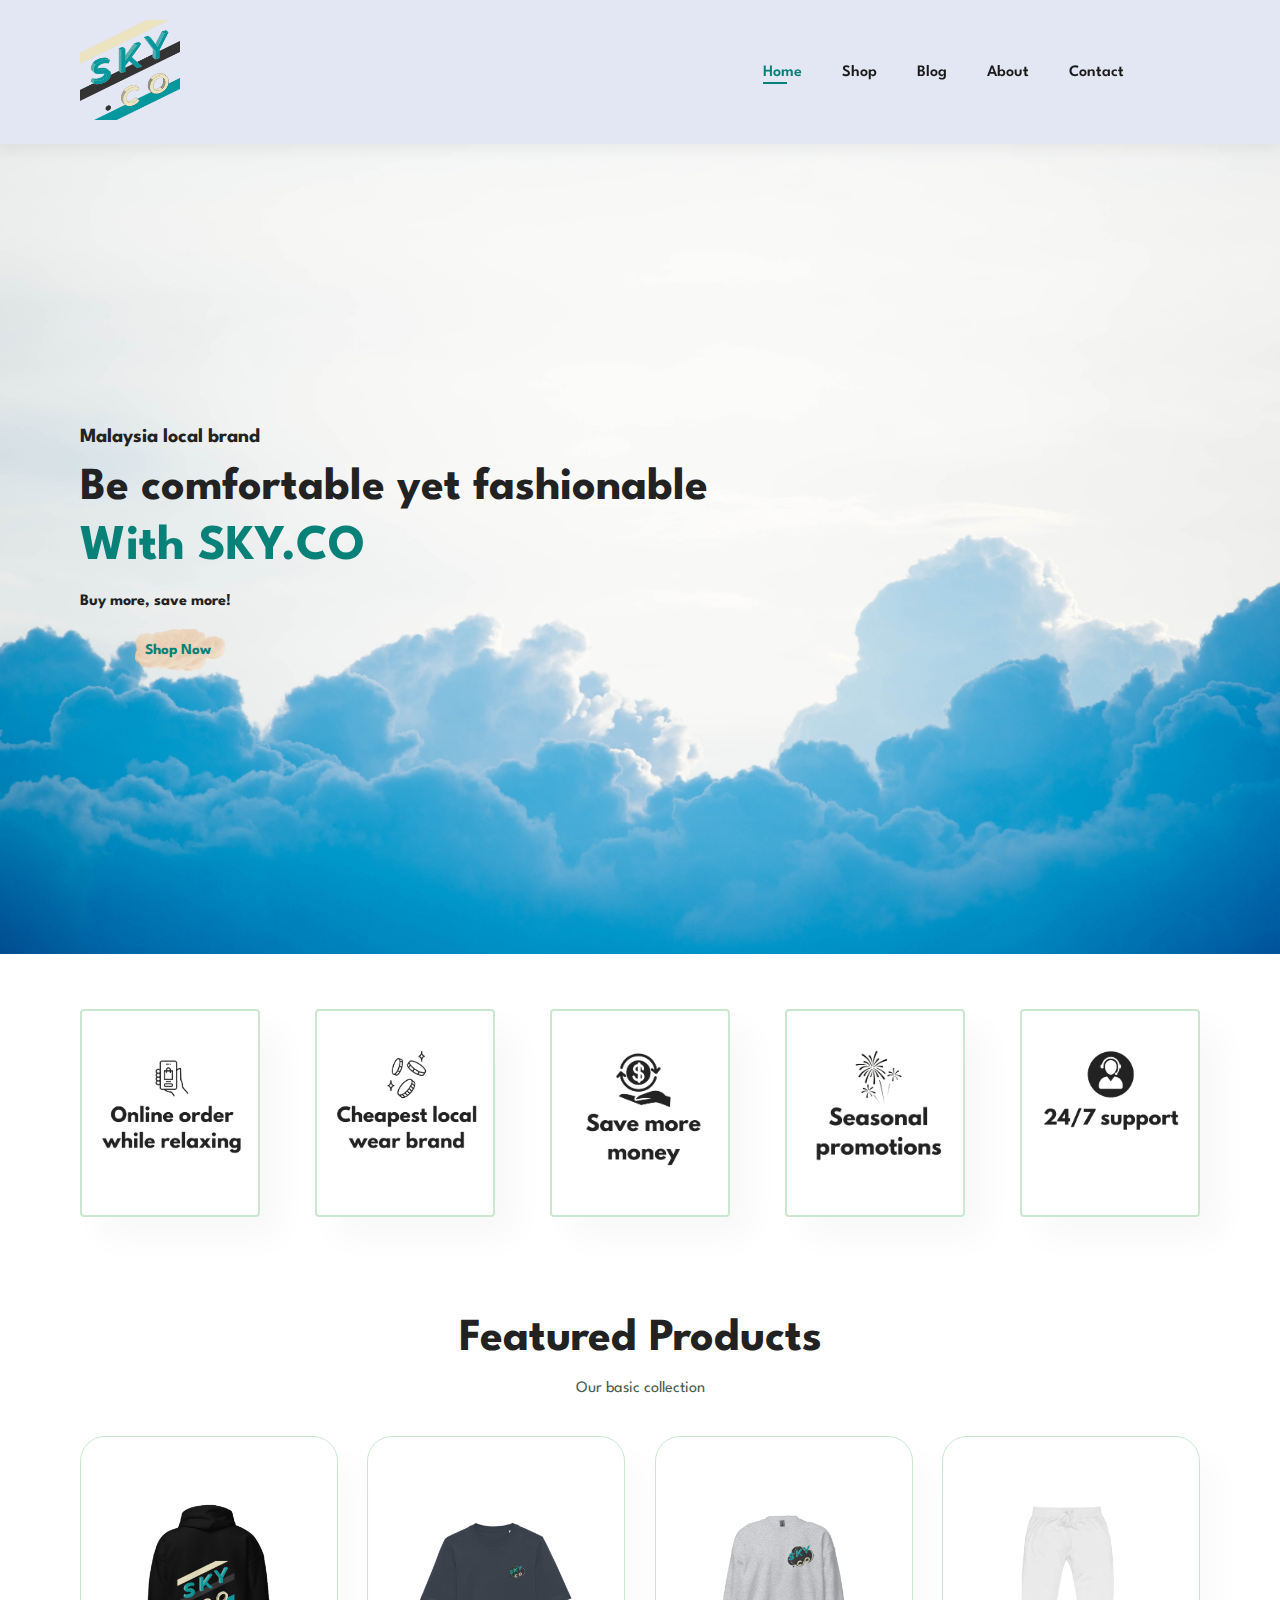
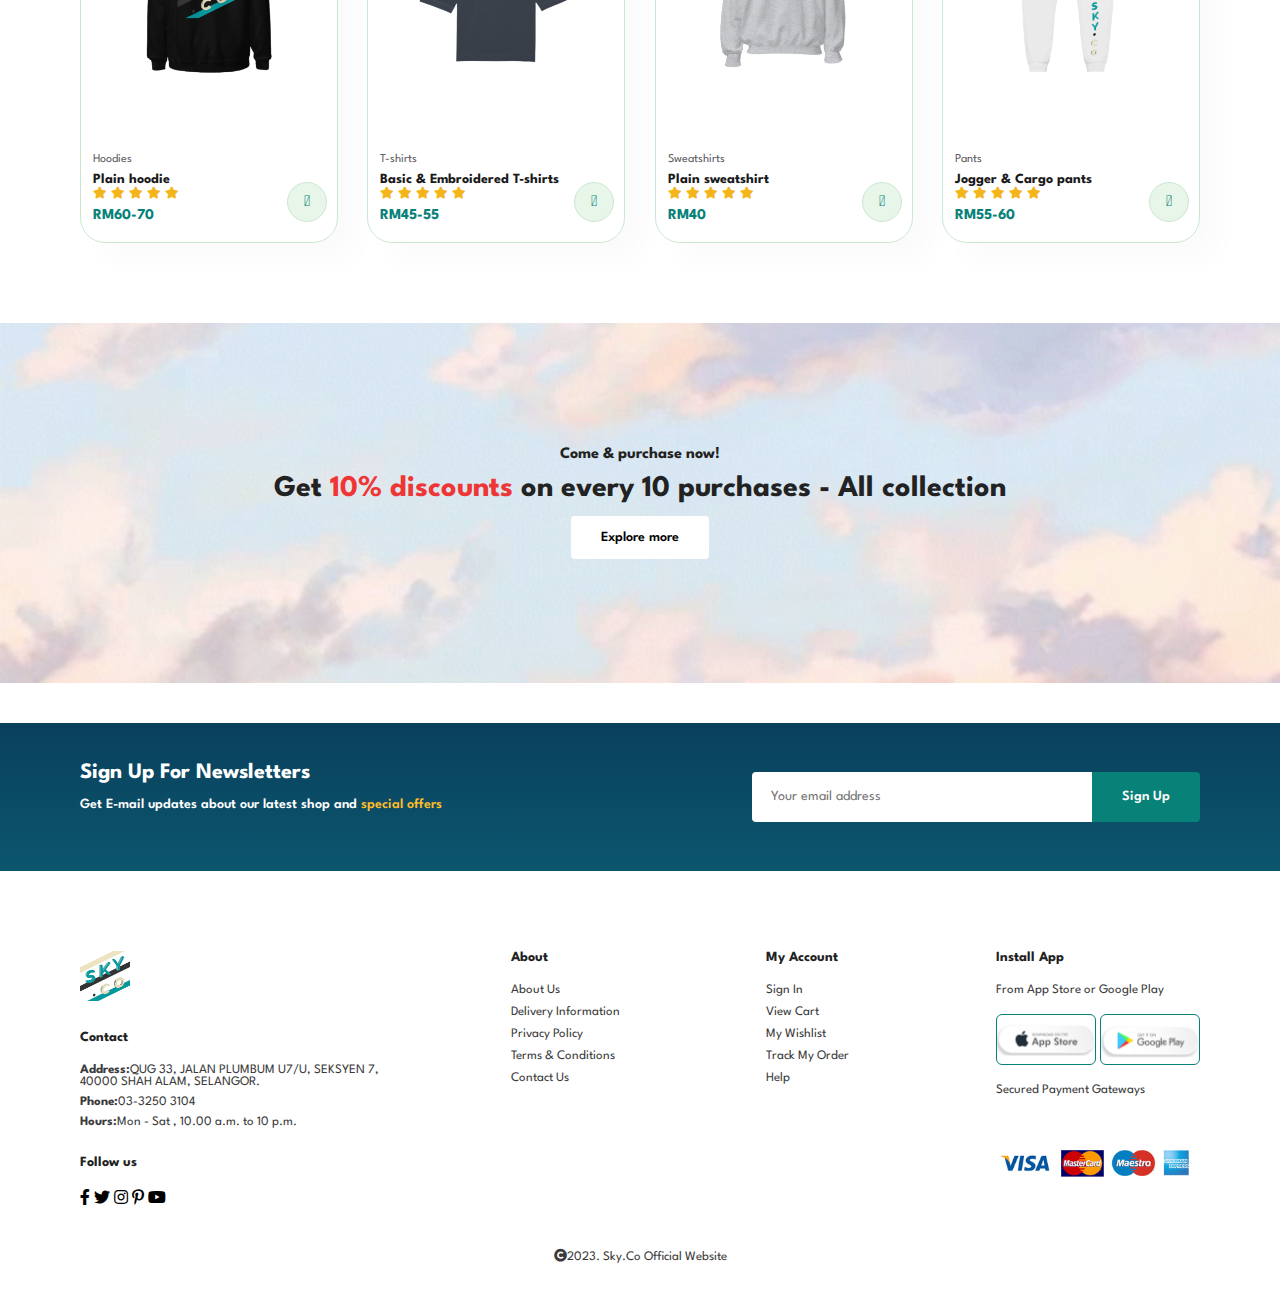
<file: index.html>
<!DOCTYPE html>
<html lang="en">

<head>
    <meta charset="UTF-8">
    <meta http-equiv="X-UA-Compatible" content="IE=edge">
    <meta name="viewport" content="width=device-width, initial-scale=1.0">
    <title>SKY.CO</title>
    <link rel="stylesheet" href="https://pro.fontawesome.com/releases/v5.10.0/css/all.css"/>
    <link rel="icon" type="image/x-icon" href="images/skylogo.png">
    <link rel="stylesheet" href="style.css">
</head>

<body>

<section id="header">
    <a href="#"><img src="images/skylogo.png" height="100" class="logo" alt="logo"></a>

    <div>
        <ul id="navbar">
            <li><a class="active" target="_parent" href="index.html">Home</a></li>
            <li><a target="_parent" href="shop.html">Shop</a></li>
            <li><a target="_parent" href="blog.html">Blog</a></li>
            <li><a target="_parent" href="about.html">About</a></li>
            <li><a target="_parent" href="contact.html">Contact</a></li>
            <li id="lg-bag"><a target="_blank" href="cart.html"><i class="far fa-shopping-bag"></i></a></li>
            <a href="#" id="close"><i class="far fa-time"></i></a>
        </ul>
    </div>
    <div id="mobile">
        <a href="cart.html"><i class="far fa-shopping-bag"></i></a>
        <i id="bar" class="fas fa-outdent"></i>
    </div>
</section>

<section id="hero">
    <h4>Malaysia local brand</h4>
    <h2>Be comfortable yet fashionable</h2>
    <h1>With SKY.CO</h1>
    <p><b><font color=#222>Buy more, save more!</font></b></p>
    <button>Shop Now</button>
</section>

<section id="feature" class="section-p1">
    <div class="fe-box">
        <img src="images/f_order.png" width="150" alt="Feature 1">
    </div>
    <div class="fe-box">
        <img src="images/f_cheap.png" width="150" alt="Feature 2">
    </div>
    <div class="fe-box">
        <img src="images/f_money.png" width="150" alt="Feature 3">
    </div>
    <div class="fe-box">
        <img src="images/f_season.png" width="150" alt="Feature 4">
    </div>
    <div class="fe-box">
        <img src="images/f_support.png" width="150" alt="Feature 5">
    </div>
</section>

<section id="product1" class="section-p1">
    <h2>Featured Products</h2>
    <p>Our basic collection</p>
    <div class="pro-container">

        <div class="pro">
        <img src="images/bkhoodie.png">
            <div class="des">
                <span>Hoodies</span>
                <h5>Plain hoodie</h5>
                <div class="star">
                    <i class="fas fa-star"></i>
                    <i class="fas fa-star"></i>
                    <i class="fas fa-star"></i>
                    <i class="fas fa-star"></i>
                    <i class="fas fa-star"></i>
                </div>
                <h4>RM60-70</h4>
            </div>
            <a href="#"><i class="fal fa-shopping-cart cart"></i></a>
        </div>

        <div class="pro">
            <img src="images/embl.png">
                <div class="des">
                    <span>T-shirts</span>
                    <h5>Basic & Embroidered T-shirts</h5>
                    <div class="star">
                        <i class="fas fa-star"></i>
                        <i class="fas fa-star"></i>
                        <i class="fas fa-star"></i>
                        <i class="fas fa-star"></i>
                        <i class="fas fa-star"></i>
                    </div>
                    <h4>RM45-55</h4>
                </div>
                <a href="#"><i class="fal fa-shopping-cart cart"></i></a>
            </div>

            <div class="pro">
                <img src="images/grsweat.png">
                    <div class="des">
                        <span>Sweatshirts</span>
                        <h5>Plain sweatshirt</h5>
                        <div class="star">
                            <i class="fas fa-star"></i>
                            <i class="fas fa-star"></i>
                            <i class="fas fa-star"></i>
                            <i class="fas fa-star"></i>
                            <i class="fas fa-star"></i>
                        </div>
                        <h4>RM40</h4>
                    </div>
                    <a href="#"><i class="fal fa-shopping-cart cart"></i></a>
                </div>

                <div class="pro">
                    <img src="images/wtjog.png">
                        <div class="des">
                            <span>Pants</span>
                            <h5>Jogger & Cargo pants</h5>
                            <div class="star">
                                <i class="fas fa-star"></i>
                                <i class="fas fa-star"></i>
                                <i class="fas fa-star"></i>
                                <i class="fas fa-star"></i>
                                <i class="fas fa-star"></i>
                            </div>
                            <h4>RM55-60</h4>
                        </div>
                        <a href="#"><i class="fal fa-shopping-cart cart"></i></a>
                    </div>

    </div>
</section>

<section id="banner" class="section-m1">
    <h4>Come & purchase now!</h4>
    <h2>Get <span>10% discounts</span> on every 10 purchases - All collection</h2>
    <button class="normal">Explore more</button>
</section>

<section id="newsletter" class="section-p1 section-m1">
    <div class="newstext">
        <h4>Sign Up For Newsletters</h4>
        <p>Get E-mail updates about our latest shop and <span>special offers</span></p>
    </div>
    <div class="form">
        <input type="text" placeholder="Your email address">
        <button class="normal">Sign Up</button>
    </div>
</section>

<footer class="section-p1">
    <div class="col">
        <img class="logo" src="images/skylogo.png" alt="">
        <h4>Contact</h4>
        <p><strong>Address:</strong>QUG 33, JALAN PLUMBUM U7/U, SEKSYEN 7,<br> 40000 SHAH ALAM, SELANGOR.</p>
        <p><strong>Phone:</strong>03-3250 3104</p>
        <p><strong>Hours:</strong>Mon - Sat , 10.00 a.m. to 10 p.m.</p>
        <div class="follow"></div>
            <h4>Follow us</h4>
            <div class="icon">
                <i class="fab fa-facebook-f"></i>
                <i class="fab fa-twitter"></i>
                <i class="fab fa-instagram"></i>
                <i class="fab fa-pinterest-p"></i>
                <i class="fab fa-youtube"></i>
            </div>
        </div>
    </div>

    <div class="col">
        <h4>About</h4>
        <a href="about.html">About Us</a>
        <a href="#">Delivery Information</a>
        <a href="#">Privacy Policy</a>
        <a href="#">Terms & Conditions</a>
        <a href="contact.html">Contact Us</a>
    </div>

    <div class="col">
        <h4>My Account</h4>
        <a href="#">Sign In</a>
        <a href="cart.html">View Cart</a>
        <a href="#">My Wishlist</a>
        <a href="#">Track My Order</a>
        <a href="#">Help</a>
    </div>

    <div class="col install">
        <h4>Install App</h4>
        <p>From App Store or Google Play</p>
        <div class="row">
            <img src="images/appstore.png" alt="" width="100px">
            <img src="images/googleplay.png" alt="" width="100px">
        </div>
        <p>Secured Payment Gateways</p>
        <img src="images/payment.png" alt="" width="200px">
    </div>

    <div class="copyright">
        <p><i class="fa fa-copyright"></i>2023. Sky.Co Official Website</p>
    </div>
</footer>

    <script src="script.js"></script>
</body>

</html>
</file>
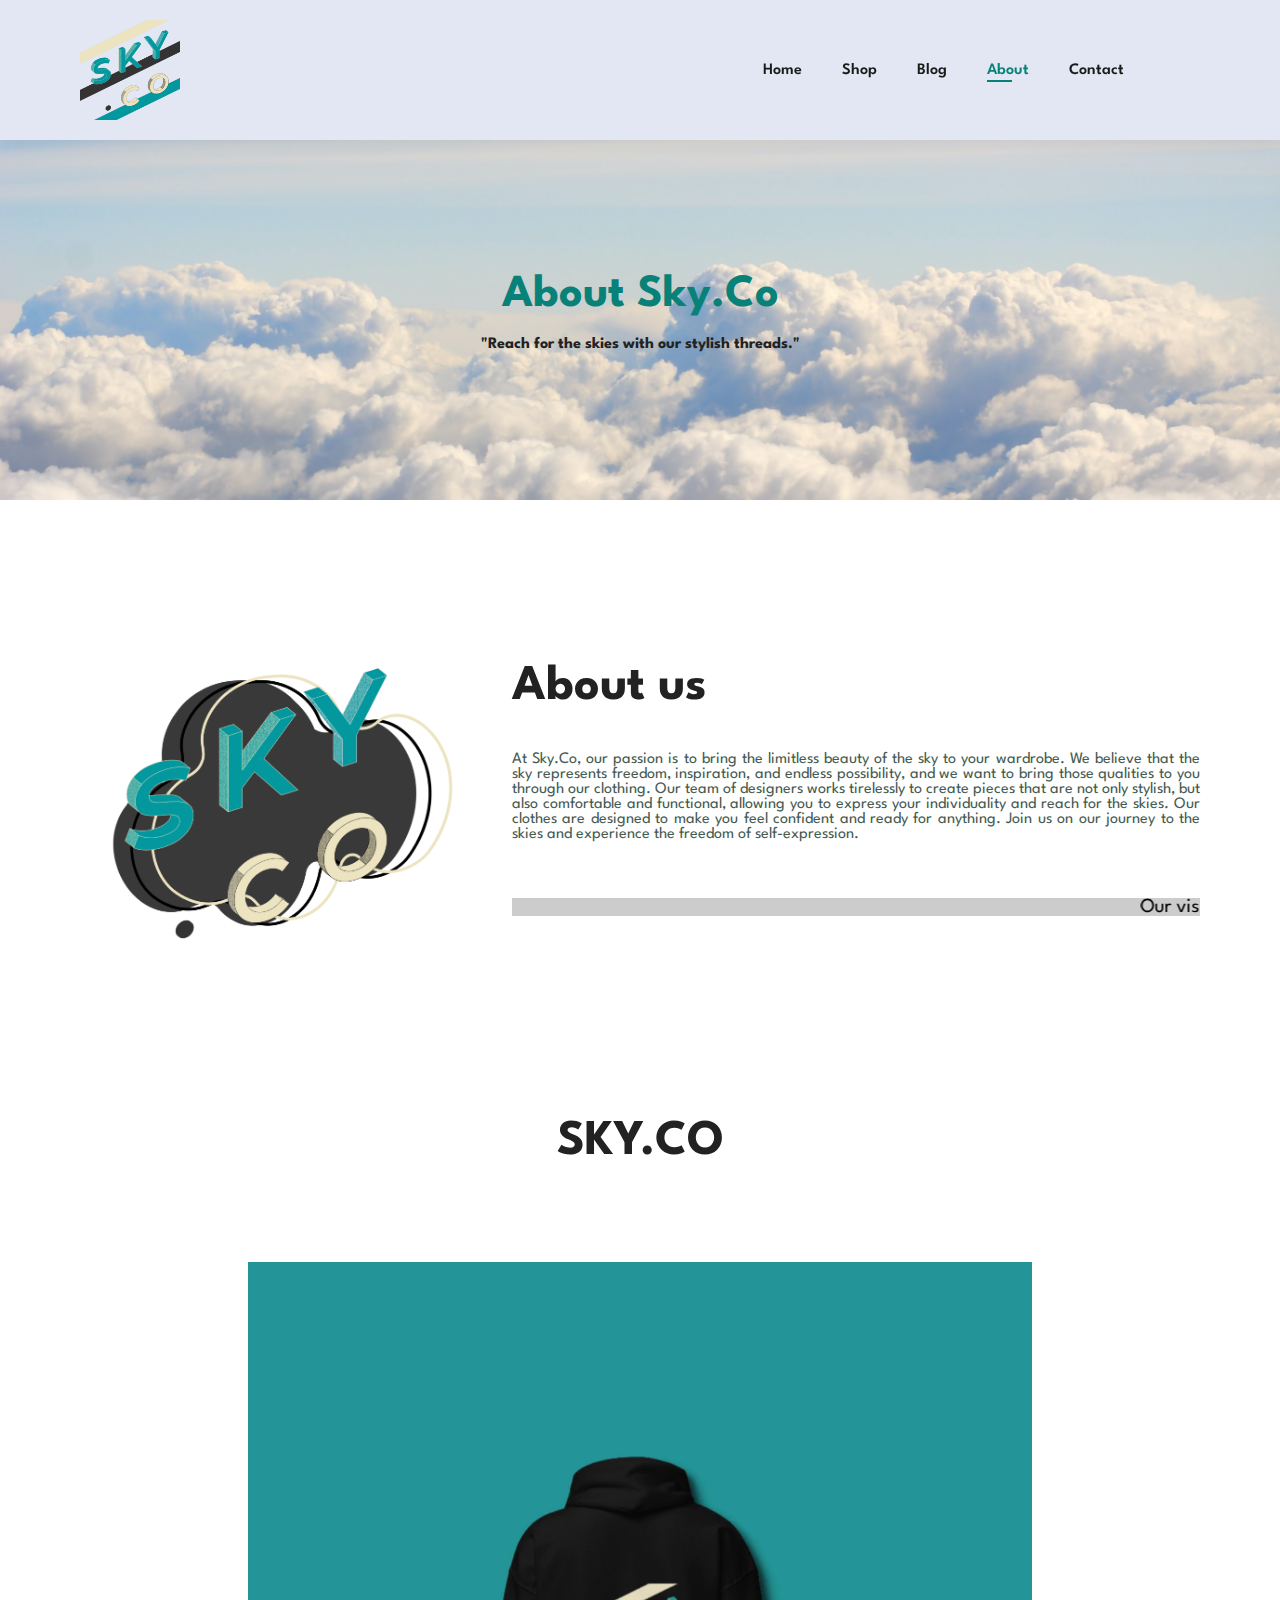
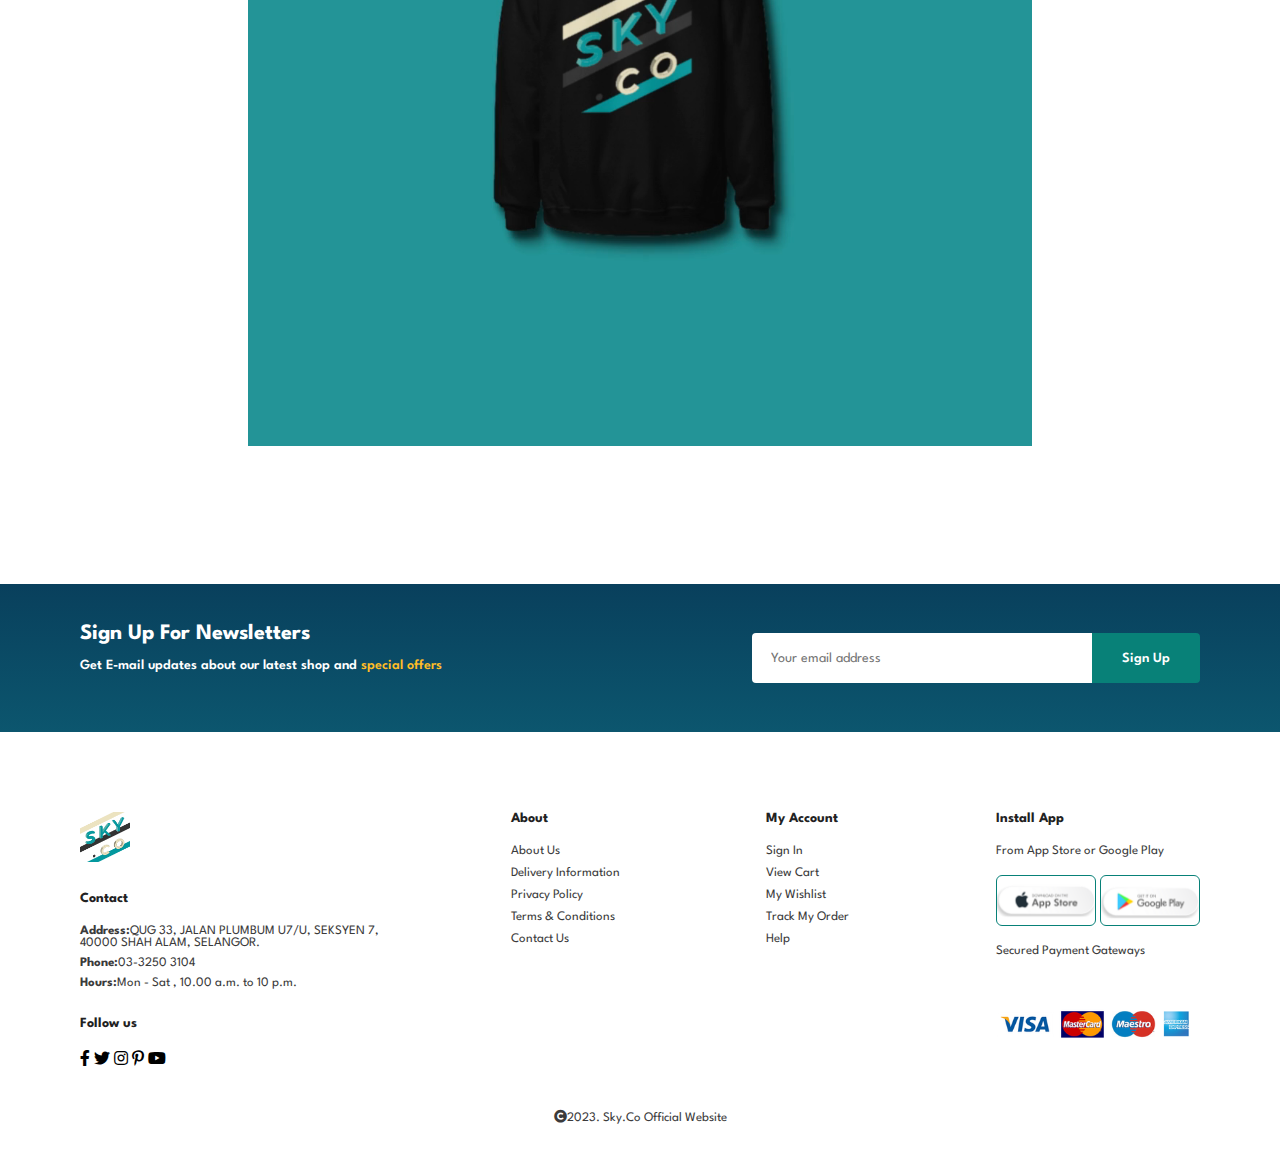
<file: about.html>
<html>
<head>
    <meta charset="UTF-8">
    <meta http-equiv="X-UA-Compatible" content="IE=edge">
    <meta name="viewport" content="width=device-width, initial-scale=1.0">
    <title>About</title>
    <link rel="stylesheet" href="https://pro.fontawesome.com/releases/v5.10.0/css/all.css"/>
    <link rel="icon" type="image/x-icon" href="images/skylogo.png">
    <link rel="stylesheet" href="style.css">
</head>

<body>
    <section id="header">
        <a href="#"><img src="images/skylogo.png" height="100" class="logo" alt="logo"></a>
    
        <div>
            <ul id="navbar">
                <li><a target="_parent" href="index.html">Home</a></li>
                <li><a target="_parent" href="shop.html">Shop</a></li>
                <li><a target="_parent" href="blog.html">Blog</a></li>
                <li><a target="_parent" class="active" href="about.html">About</a></li>
                <li><a target="_parent" href="contact.html">Contact</a></li>
                <li id="lg-bag"><a target="_blank" href="cart.html"><i class="far fa-shopping-bag"></i></a></li>
                <a href="#" id="close"><i class="far fa-time"></i></a>
            </ul>
        </div>
        <div id="mobile">
            <a href="cart.html"><i class="far fa-shopping-bag"></i></a>
            <i id="bar" class="fas fa-outdent"></i>
        </div>
    </section>

    <section id="page-header" class="about-header">

        <h2><font color=#088178>About Sky.Co</font></h2>

        <p><b><font color=#222>"Reach for the skies with our stylish threads."</font></b></p>

    </section>

    <section id="about-head" class="section-p1">
        <img src="images/embroideredlogo.png" alt="">
        <div>
            <h1>About us</h1>
            <br>
            <p>At Sky.Co, our passion is to bring the limitless beauty of the sky to your wardrobe. We believe that the sky represents freedom, inspiration, and endless possibility, and we want to bring those qualities to you through our clothing. Our team of designers works tirelessly to create pieces that are not only stylish, but also comfortable and functional, allowing you to express your individuality and reach for the skies. Our clothes are designed to make you feel confident and ready for anything. Join us on our journey to the skies and experience the freedom of self-expression.</p>
            
            <br><br>

            <marquee bgcolor="#ccc" loop="-1" scrollamount="8" width="100%">Our vision is to inspire individuality and self-expression through quality and stylish clothing. Also, to empowers our customers to feel confident and unique.</marquee>
        </div>
    </section>

    <section id="about-app" class="section-p1">
        <h1>SKY.CO</h1>
        <div class="video">
            <video autoplay muted loop src="images/glow.mp4"></video>
        </div>
    </section>

    <section id="newsletter" class="section-p1 section-m1">
        <div class="newstext">
            <h4>Sign Up For Newsletters</h4>
            <p>Get E-mail updates about our latest shop and <span>special offers</span></p>
        </div>
            <div class="form">
                <input type="text" placeholder="Your email address">
                <button class="normal">Sign Up</button>
            </div>
    </section>    

    <footer class="section-p1">
        <div class="col">
            <img class="logo" src="images/skylogo.png" alt="">
            <h4>Contact</h4>
            <p><strong>Address:</strong>QUG 33, JALAN PLUMBUM U7/U, SEKSYEN 7,<br> 40000 SHAH ALAM, SELANGOR.</p>
            <p><strong>Phone:</strong>03-3250 3104</p>
            <p><strong>Hours:</strong>Mon - Sat , 10.00 a.m. to 10 p.m.</p>
            <div class="follow"></div>
                <h4>Follow us</h4>
                <div class="icon">
                    <i class="fab fa-facebook-f"></i>
                    <i class="fab fa-twitter"></i>
                    <i class="fab fa-instagram"></i>
                    <i class="fab fa-pinterest-p"></i>
                    <i class="fab fa-youtube"></i>
                </div>
            </div>
        </div>
    
        <div class="col">
            <h4>About</h4>
            <a href="about.html">About Us</a>
            <a href="#">Delivery Information</a>
            <a href="#">Privacy Policy</a>
            <a href="#">Terms & Conditions</a>
            <a href="contact.html">Contact Us</a>
        </div>
    
        <div class="col">
            <h4>My Account</h4>
            <a href="#">Sign In</a>
            <a href="cart.html">View Cart</a>
            <a href="#">My Wishlist</a>
            <a href="#">Track My Order</a>
            <a href="#">Help</a>
        </div>
    
        <div class="col install">
            <h4>Install App</h4>
            <p>From App Store or Google Play</p>
            <div class="row">
                <img src="images/appstore.png" alt="" width="100px">
                <img src="images/googleplay.png" alt="" width="100px">
            </div>
            <p>Secured Payment Gateways</p>
            <img src="images/payment.png" alt="" width="200px">
        </div>
    
        <div class="copyright">
            <p><i class="fa fa-copyright"></i>2023. Sky.Co Official Website</p>
        </div>
    </footer>

    <script src="script.js"></script>
</body>
</html>
</file>
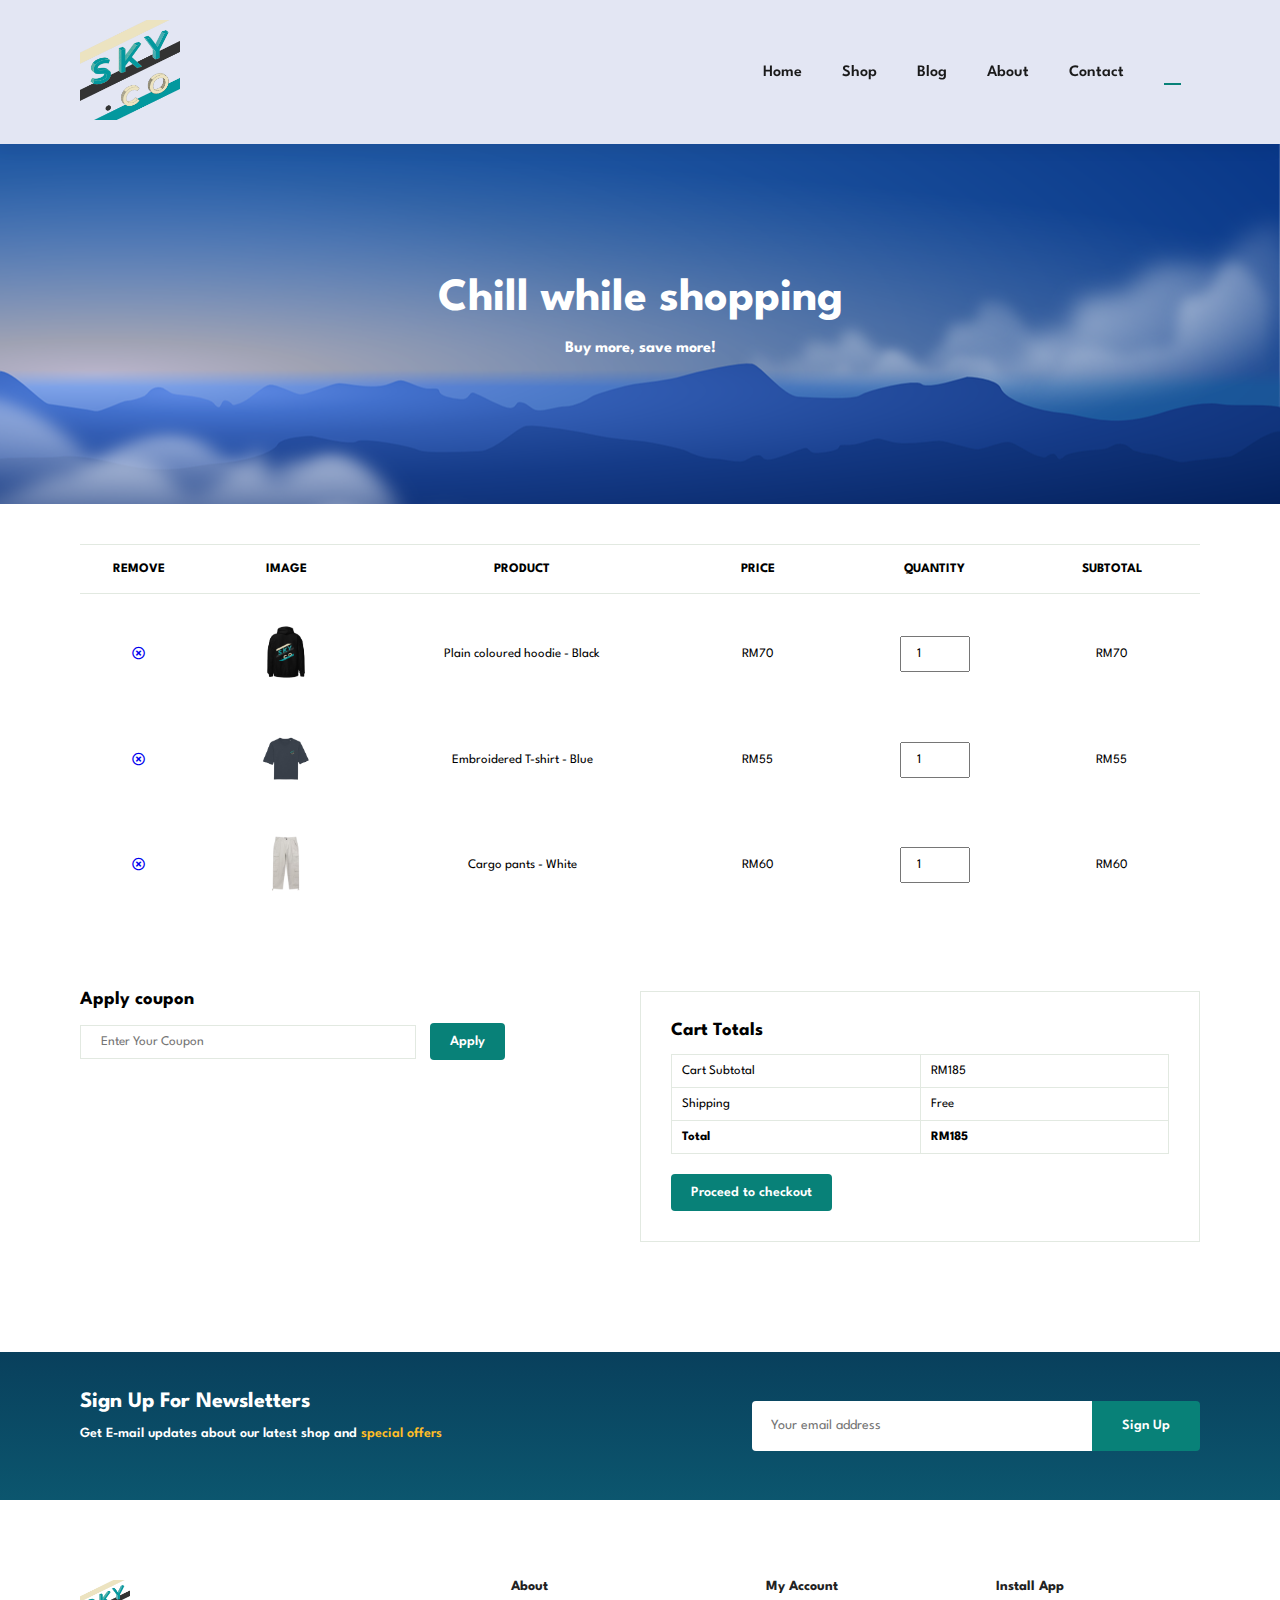
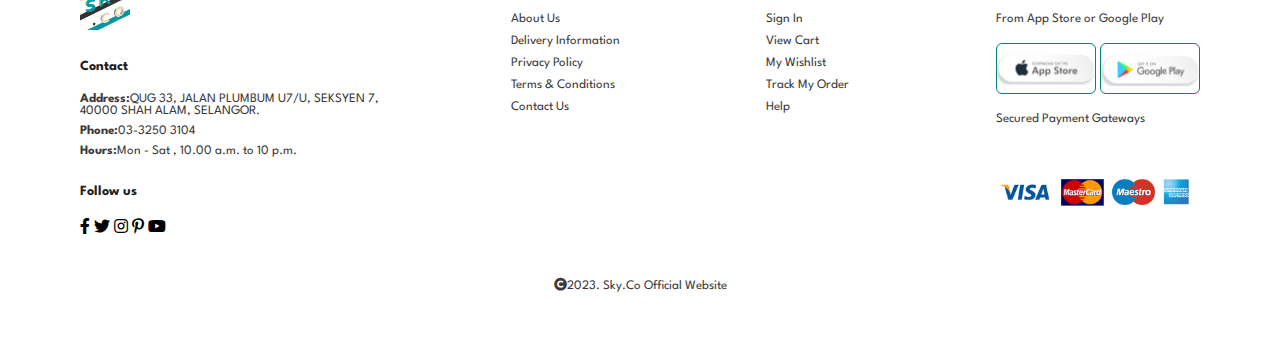
<file: cart.html>
<!DOCTYPE html>
<html lang="en">

<head>
    <meta charset="UTF-8">
    <meta http-equiv="X-UA-Compatible" content="IE=edge">
    <meta name="viewport" content="width=device-width, initial-scale=1.0">
    <title>SKY.CO</title>
    <link rel="stylesheet" href="https://pro.fontawesome.com/releases/v5.10.0/css/all.css"/>

    <link rel="stylesheet" href="style.css">
</head>

<body>

<section id="header">
    <a href="#"><img src="images/skylogo.png" height="100" class="logo" alt="logo"></a>
    <link rel="icon" type="image/x-icon" href="images/skylogo.png">
    <div>
        <ul id="navbar">
            <li><a target="_parent" href="index.html">Home</a></li>
            <li><a target="_parent" href="shop.html">Shop</a></li>
            <li><a target="_parent" href="blog.html">Blog</a></li>
            <li><a target="_parent" href="about.html">About</a></li>
            <li><a target="_parent" href="contact.html">Contact</a></li>
            <li id="lg-bag"><a class="active" target="_blank" href="cart.html"><i class="far fa-shopping-bag"></i></a></li>
            <a href="#" id="close"><i class="far fa-time"></i></a>
        </ul>
    </div>
    <div id="mobile">
        <a href="cart.html"><i class="far fa-shopping-bag"></i></a>
        <i id="bar" class="fas fa-outdent"></i>
    </div>
</section>

<section id="page-header">
    <h2>Chill while shopping</h2>
    <p><b>Buy more, save more!</b></p>
</section>

<section id="cart" class="section-p1">
    <table width="100%">
        <thead>
            <tr>
                <td>Remove</td>
                <td>Image</td>
                <td>Product</td>
                <td>Price</td>
                <td>Quantity</td>
                <td>Subtotal</td>
            </tr>
        </thead>
        <tbody>
            <tr>
                <td><a href="#"><i class="far fa-times-circle"></i></a></td>
                <td><img src="images/bkhoodie.png" alt=""></td>
                <td>Plain coloured hoodie - Black</td>
                <td>RM70</td>
                <td><input type="number" value="1"></td>
                <td>RM70</td>
            </tr>
            <tr>
                <td><a href="#"><i class="far fa-times-circle"></i></a></td>
                <td><img src="images/embl.png" alt=""></td>
                <td>Embroidered T-shirt - Blue</td>
                <td>RM55</td>
                <td><input type="number" value="1"></td>
                <td>RM55</td>
            </tr>
            <tr>
                <td><a href="#"><i class="far fa-times-circle"></i></a></td>
                <td><img src="images/cargowt.png" alt=""></td>
                <td>Cargo pants - White</td>
                <td>RM60</td>
                <td><input type="number" value="1"></td>
                <td>RM60</td>
            </tr>
        </tbody>
    </table>
</section>

<section id="cart-add" class="section-p1">
    <div id="coupon">
        <h3>Apply coupon</h3>
        <div>
            <input type="text" placeholder="Enter Your Coupon">
            <button class="normal">Apply</button>
        </div>
    </div>

    <div id="subtotal">
        <h3>Cart Totals</h3>
        <table>
            <tr>
                <td>Cart Subtotal</td>
                <td>RM185</td>
            </tr>
            <tr>
                <td>Shipping</td>
                <td>Free</td>
            </tr>
            <tr>
                <td><strong>Total</strong></td>
                <td><strong>RM185</strong></td>
            </tr>
        </table>
        <button class="normal">Proceed to checkout</button>
    </div>
</section>

<section id="newsletter" class="section-p1 section-m1">
    <div class="newstext">
        <h4>Sign Up For Newsletters</h4>
        <p>Get E-mail updates about our latest shop and <span>special offers</span></p>
    </div>
    <div class="form">
        <input type="text" placeholder="Your email address">
        <button class="normal">Sign Up</button>
    </div>
</section>

<footer class="section-p1">
    <div class="col">
        <img class="logo" src="images/skylogo.png" alt="">
        <h4>Contact</h4>
        <p><strong>Address:</strong>QUG 33, JALAN PLUMBUM U7/U, SEKSYEN 7,<br> 40000 SHAH ALAM, SELANGOR.</p>
        <p><strong>Phone:</strong>03-3250 3104</p>
        <p><strong>Hours:</strong>Mon - Sat , 10.00 a.m. to 10 p.m.</p>
        <div class="follow"></div>
            <h4>Follow us</h4>
            <div class="icon">
                <i class="fab fa-facebook-f"></i>
                <i class="fab fa-twitter"></i>
                <i class="fab fa-instagram"></i>
                <i class="fab fa-pinterest-p"></i>
                <i class="fab fa-youtube"></i>
            </div>
        </div>
    </div>

    <div class="col">
        <h4>About</h4>
        <a href="about.html">About Us</a>
        <a href="#">Delivery Information</a>
        <a href="#">Privacy Policy</a>
        <a href="#">Terms & Conditions</a>
        <a href="contact.html">Contact Us</a>
    </div>

    <div class="col">
        <h4>My Account</h4>
        <a href="#">Sign In</a>
        <a href="cart.html">View Cart</a>
        <a href="#">My Wishlist</a>
        <a href="#">Track My Order</a>
        <a href="#">Help</a>
    </div>

    <div class="col install">
        <h4>Install App</h4>
        <p>From App Store or Google Play</p>
        <div class="row">
            <img src="images/appstore.png" alt="" width="100px">
            <img src="images/googleplay.png" alt="" width="100px">
        </div>
        <p>Secured Payment Gateways</p>
        <img src="images/payment.png" alt="" width="200px">
    </div>

    <div class="copyright">
        <p><i class="fa fa-copyright"></i>2023. Sky.Co Official Website</p>
    </div>
</footer>

    <script src="script.js"></script>
</body>

</html>
</file>
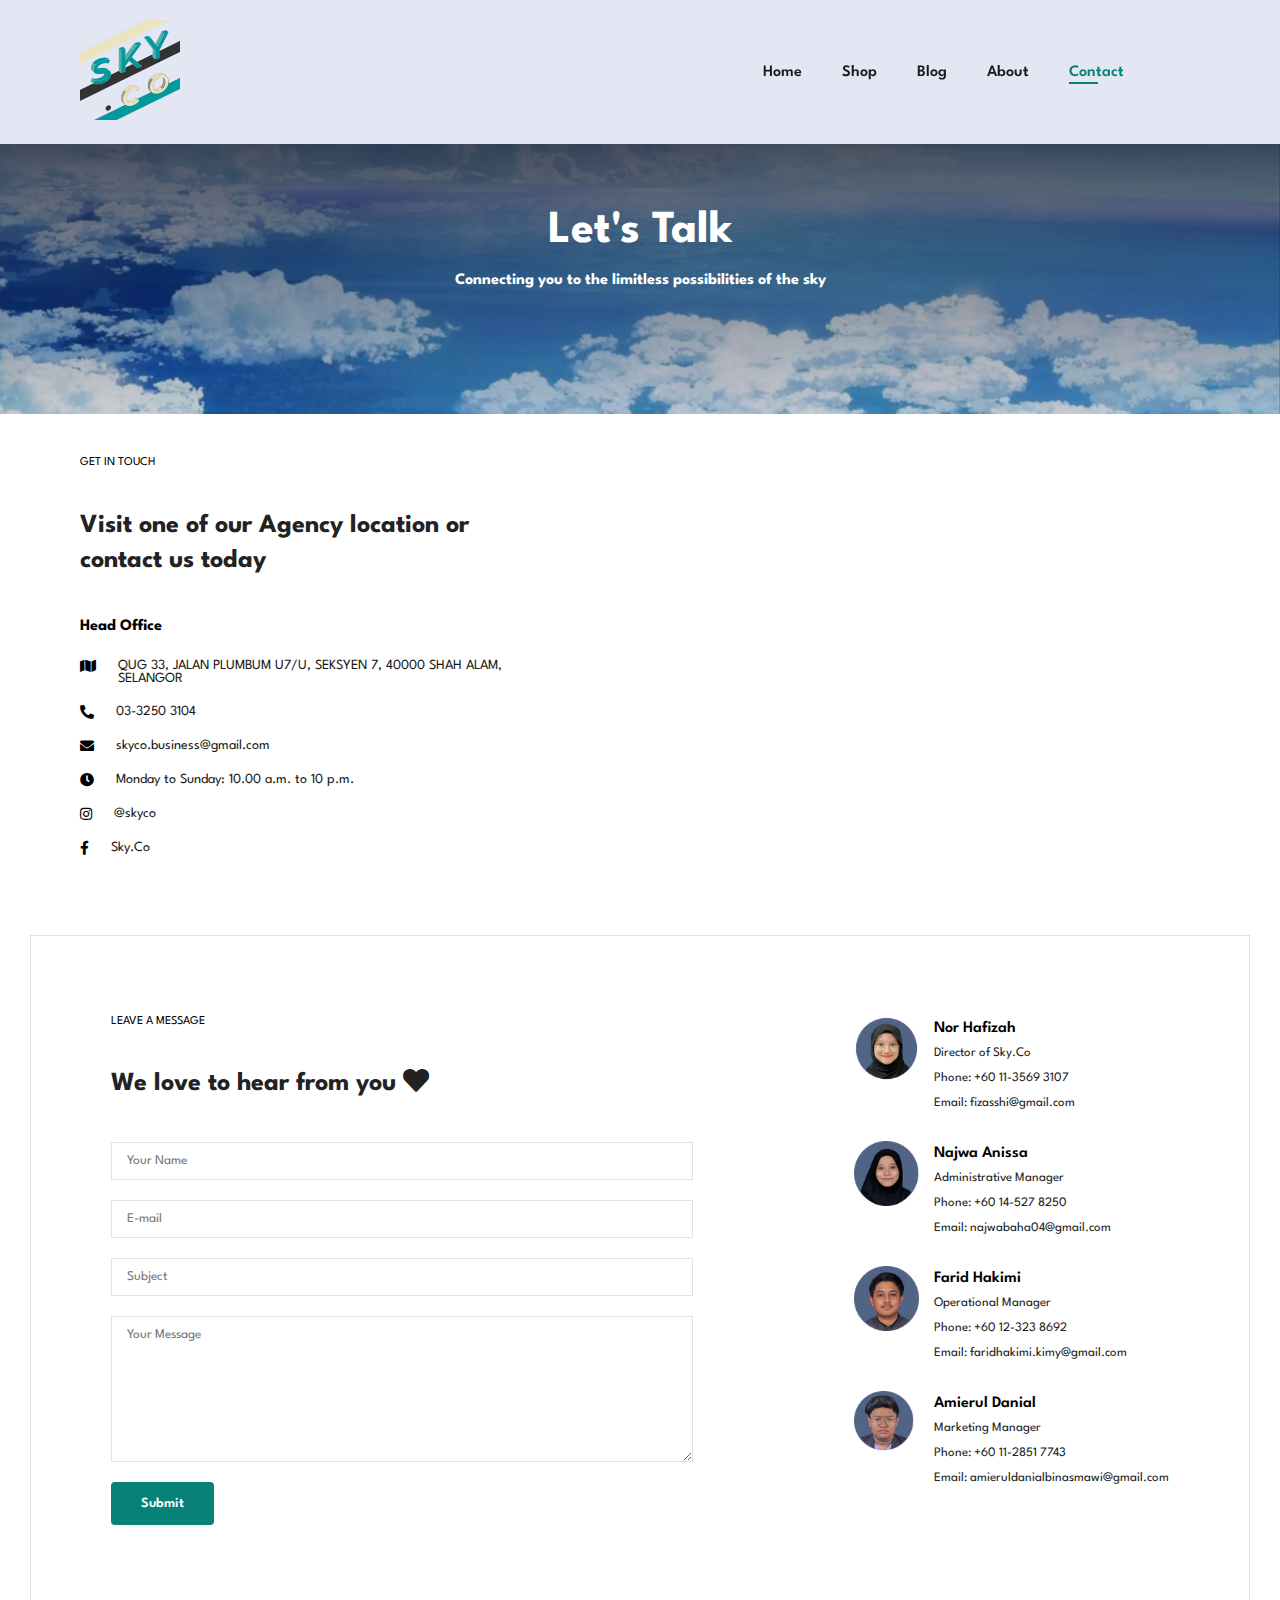
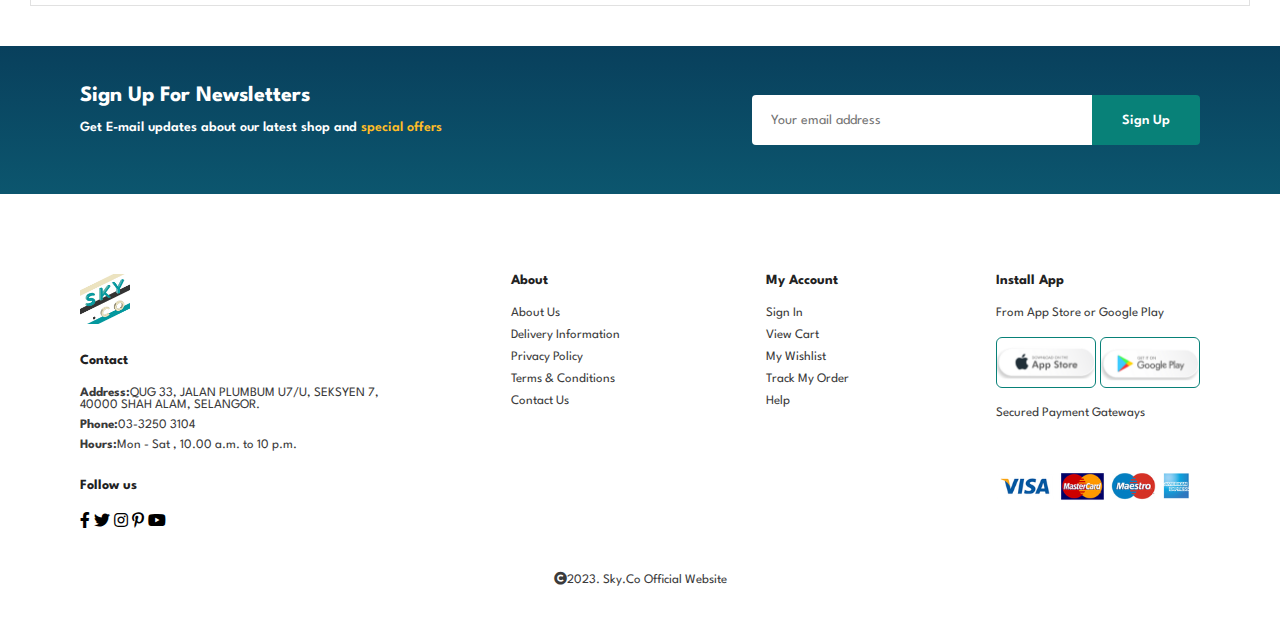
<file: contact.html>
<!DOCTYPE html>
<html lang="en">

<head>
    <meta charset="UTF-8">
    <meta http-equiv="X-UA-Compatible" content="IE=edge">
    <meta name="viewport" content="width=device-width, initial-scale=1.0">
    <title>Contact</title>
    <link rel="stylesheet" href="https://pro.fontawesome.com/releases/v5.10.0/css/all.css"/>
    <link rel="icon" type="image/x-icon" href="images/skylogo.png">
    <link rel="stylesheet" href="style.css">
</head>

<body>

<section id="header">
    <a href="#"><img src="images/skylogo.png" height="100" class="logo" alt="logo"></a>

<div>
    <ul id="navbar">
    <li><a target="_parent" href="index.html">Home</a></li>
    <li><a target="_parent" href="shop.html">Shop</a></li>
    <li><a target="_parent" href="blog.html">Blog</a></li>
    <li><a target="_parent" href="about.html">About</a></li>
    <li><a target="_parent" class="active" href="contact.html">Contact</a></li>
    <li id="lg-bag"><a target="_blank" href="cart.html"><i class="far fa-shopping-bag"></i></a></li>
    <a href="#" id="close"><i class="far fa-time"></i></a>
    </ul>
</div>
<div id="mobile">
    <a href="cart.html"><i class="far fa-shopping-bag"></i></a>
    <i id="bar" class="fas fa-outdent"></i>
</div>
</section>

<div class="pageheader">
    <h2>Let's Talk</h2>
    <p><b>Connecting you to the limitless possibilities of the sky</b></p>
</div>

<section id="contact-details" class="section-p1">
    <div class="details">
        <span>GET IN TOUCH</span>
        <h2>Visit one of our Agency location or contact us today</h2>
        <h3>Head Office</h3>
        <div>
            <li>
                <i class="fa fa-map"></i>
                <p>QUG 33, JALAN PLUMBUM U7/U, SEKSYEN 7, 40000 SHAH ALAM, SELANGOR</p>
            </li>
            <li>
                <i class="fa fa-phone-alt"></i>
                <p>03-3250 3104</p>
            </li>
            <li>
                <i class="fa fa-envelope"></i>
                <p>skyco.business@gmail.com</p>
            </li>
            <li>
                <i class="fa fa-clock"></i>
                <p>Monday to Sunday: 10.00 a.m. to 10 p.m.</p>
            </li>
            <li>
                <i class="fab fa-instagram"></i>
                <p>@skyco</p>
            </li>
            <li>
                <i class="fab fa-facebook-f"></i>
                <p>Sky.Co</p>
            </li>
        </div>
    </div>
    
    <div class="map">
        <iframe src="https://www.google.com/maps/embed?pb=!1m14!1m12!1m3!1d922.1950219140268!2d101.48971135973524!3d3.0671802241078185!2m3!1f0!2f0!3f0!3m2!1i1024!2i768!4f13.1!5e0!3m2!1sen!2smy!4v1675306949928!5m2!1sen!2smy" width="600" height="450" style="border:0;" allowfullscreen="" loading="lazy"></iframe>
    </div>
</section>

<section id="form-details">
    <form action="">
        <span>LEAVE A MESSAGE</span>
        <h2>We love to hear from you <i class="fa fa-heart"></i></h2>
        <input type="text" placeholder="Your Name">
        <input type="text" placeholder="E-mail">
        <input type="text" placeholder="Subject">
        <textarea name="" id="" cols="30" rows="10" placeholder="Your Message"></textarea>
        <button class="normal">Submit</button>
    </form>

    <div class="people">
        <div>
            <img src="images/people1.png" alt="">
            <p><span>Nor Hafizah</span> Director of Sky.Co <br> Phone: +60 11-3569 3107 <br> Email: fizasshi@gmail.com</p>
        </div>
        <div>
            <img src="images/people2.png" alt="">
            <p><span>Najwa Anissa </span> Administrative Manager<br> Phone: +60 14-527 8250<br>Email: najwabaha04@gmail.com</p>
        </div>
        <div>
            <img src="images/people3.png" alt="">
            <p><span>Farid Hakimi </span> Operational Manager<br> Phone: +60 12-323 8692<br>Email: faridhakimi.kimy@gmail.com</p>
        </div>
        <div>
            <img src="images/people4.png" alt="">
            <p><span>Amierul Danial</span> Marketing Manager<br> Phone: +60 11-2851 7743<br>Email: amieruldanialbinasmawi@gmail.com</p>
        </div>
    </div>
</section>

<section id="newsletter" class="section-p1 section-m1">
    <div class="newstext">
        <h4>Sign Up For Newsletters</h4>
        <p>Get E-mail updates about our latest shop and <span>special offers</span></p>
    </div>
    <div class="form">
        <input type="text" placeholder="Your email address">
        <button class="normal">Sign Up</button>
    </div>
</section>

<footer class="section-p1">
    <div class="col">
        <img class="logo" src="images/skylogo.png" alt="">
        <h4>Contact</h4>
        <p><strong>Address:</strong>QUG 33, JALAN PLUMBUM U7/U, SEKSYEN 7,<br> 40000 SHAH ALAM, SELANGOR.</p>
        <p><strong>Phone:</strong>03-3250 3104</p>
        <p><strong>Hours:</strong>Mon - Sat , 10.00 a.m. to 10 p.m.</p>
        <div class="follow"></div>
            <h4>Follow us</h4>
            <div class="icon">
                <i class="fab fa-facebook-f"></i>
                <i class="fab fa-twitter"></i>
                <i class="fab fa-instagram"></i>
                <i class="fab fa-pinterest-p"></i>
                <i class="fab fa-youtube"></i>
            </div>
        </div>
    </div>

    <div class="col">
        <h4>About</h4>
        <a href="about.html">About Us</a>
        <a href="#">Delivery Information</a>
        <a href="#">Privacy Policy</a>
        <a href="#">Terms & Conditions</a>
        <a href="contact.html">Contact Us</a>
    </div>

    <div class="col">
        <h4>My Account</h4>
        <a href="#">Sign In</a>
        <a href="cart.html">View Cart</a>
        <a href="#">My Wishlist</a>
        <a href="#">Track My Order</a>
        <a href="#">Help</a>
    </div>

    <div class="col install">
        <h4>Install App</h4>
        <p>From App Store or Google Play</p>
        <div class="row">
            <img src="images/appstore.png" alt="" width="100px">
            <img src="images/googleplay.png" alt="" width="100px">
        </div>
        <p>Secured Payment Gateways</p>
        <img src="images/payment.png" alt="" width="200px">
    </div>

    <div class="copyright">
        <p><i class="fa fa-copyright"></i>2023. Sky.Co Official Website</p>
    </div>
</footer>

   <script src="script.js"></script>
</body>
</html>
</file>
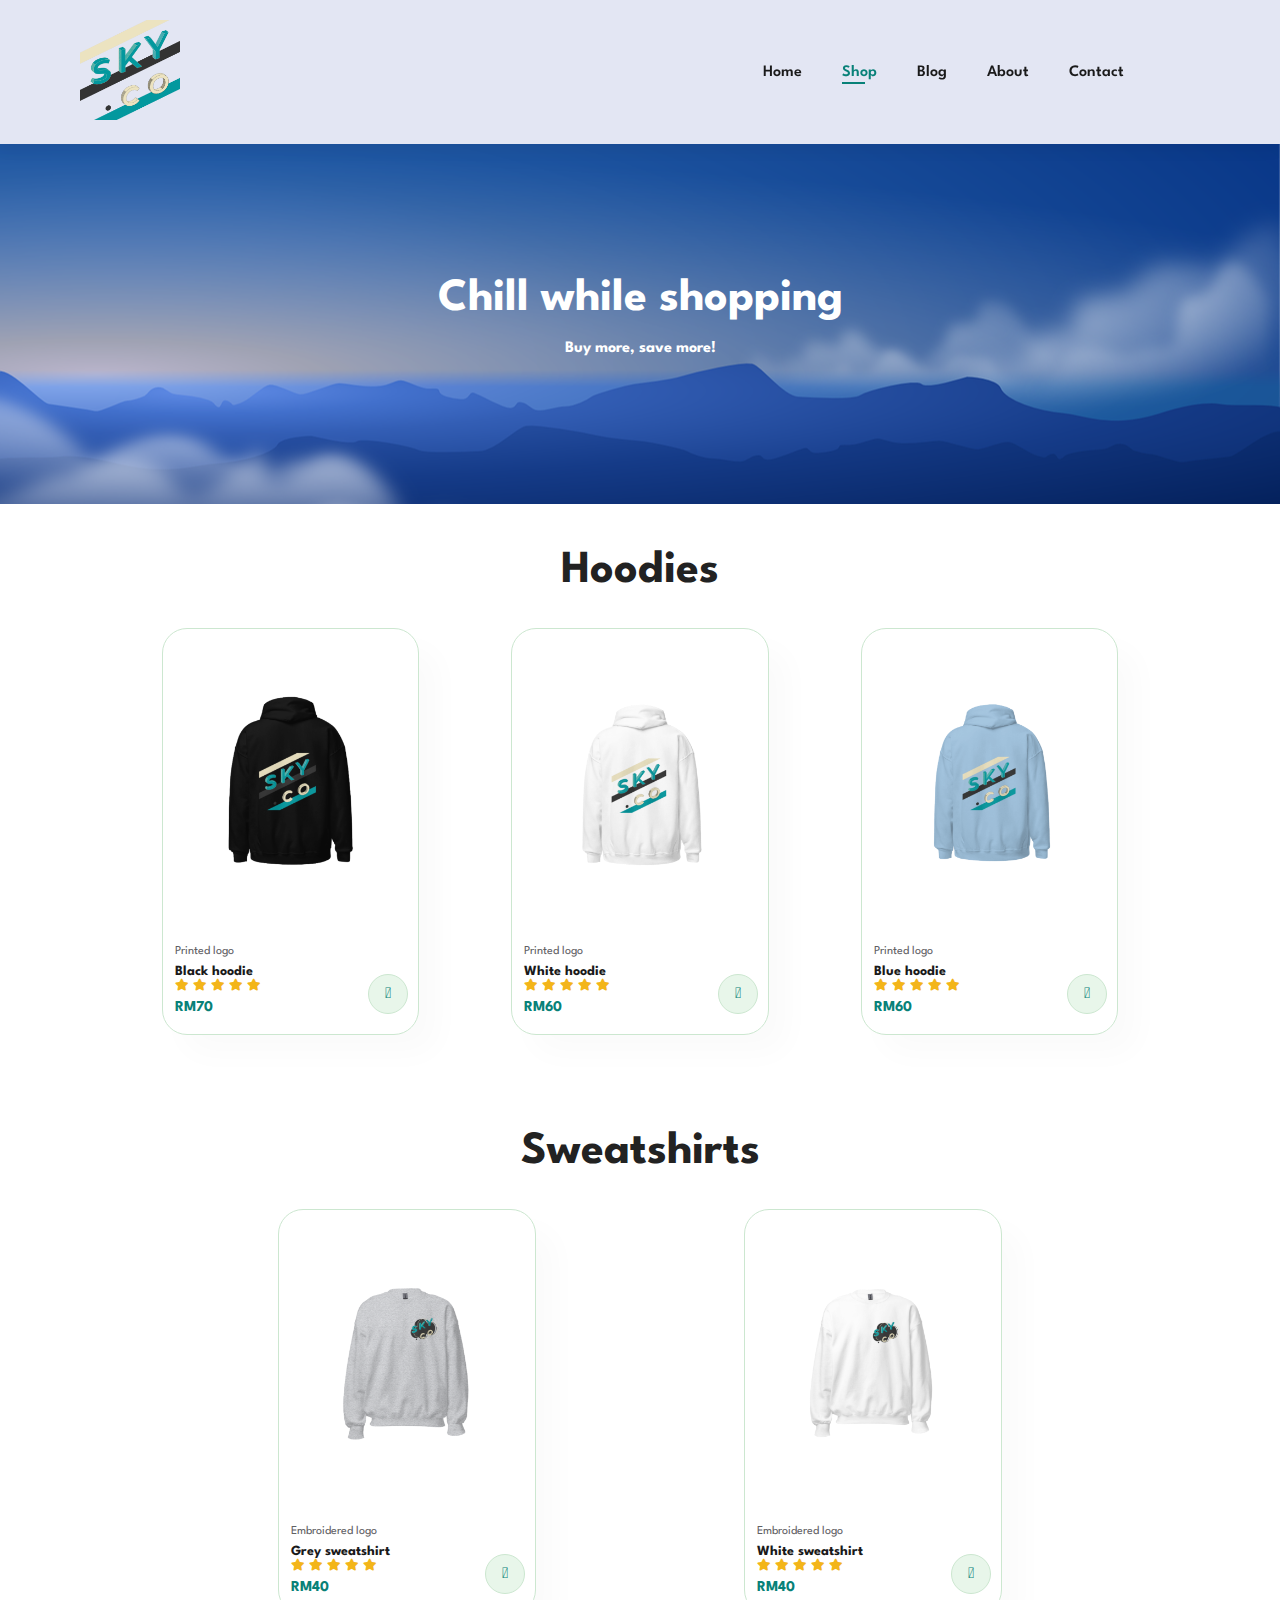
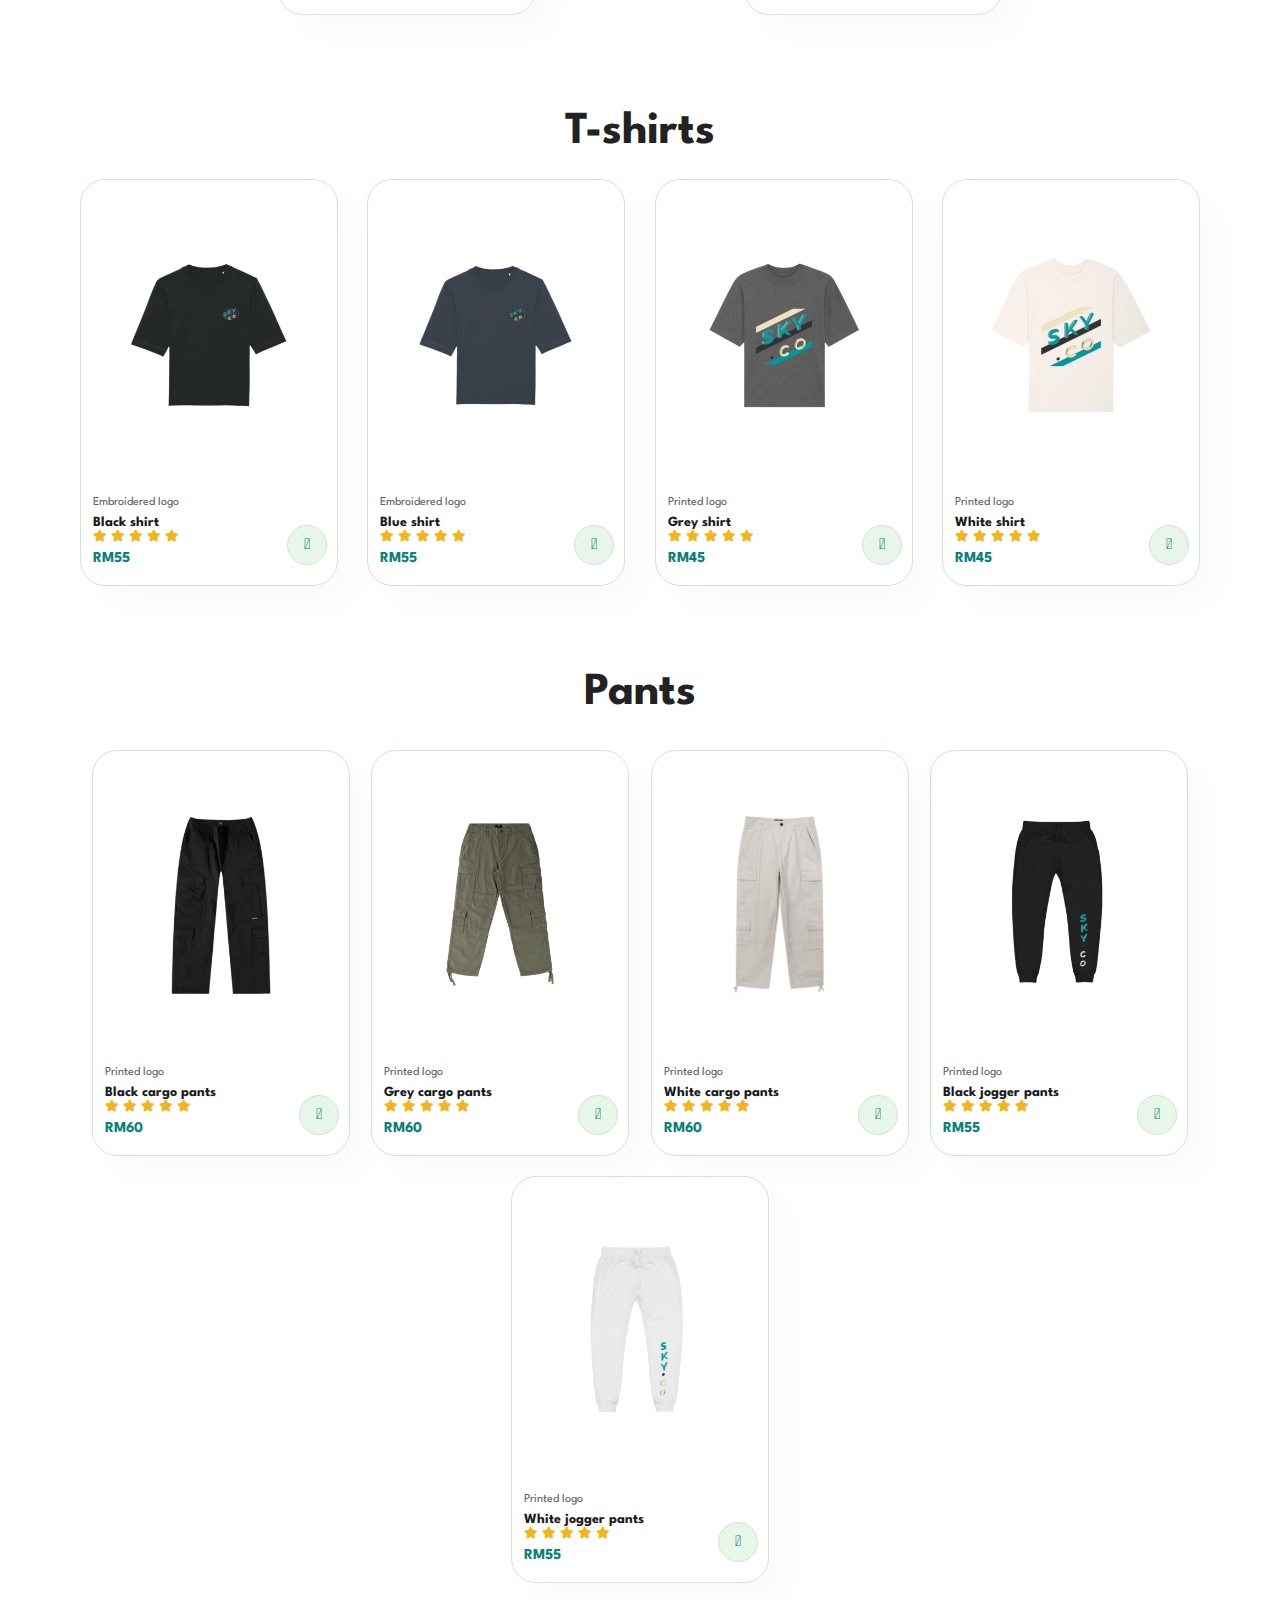
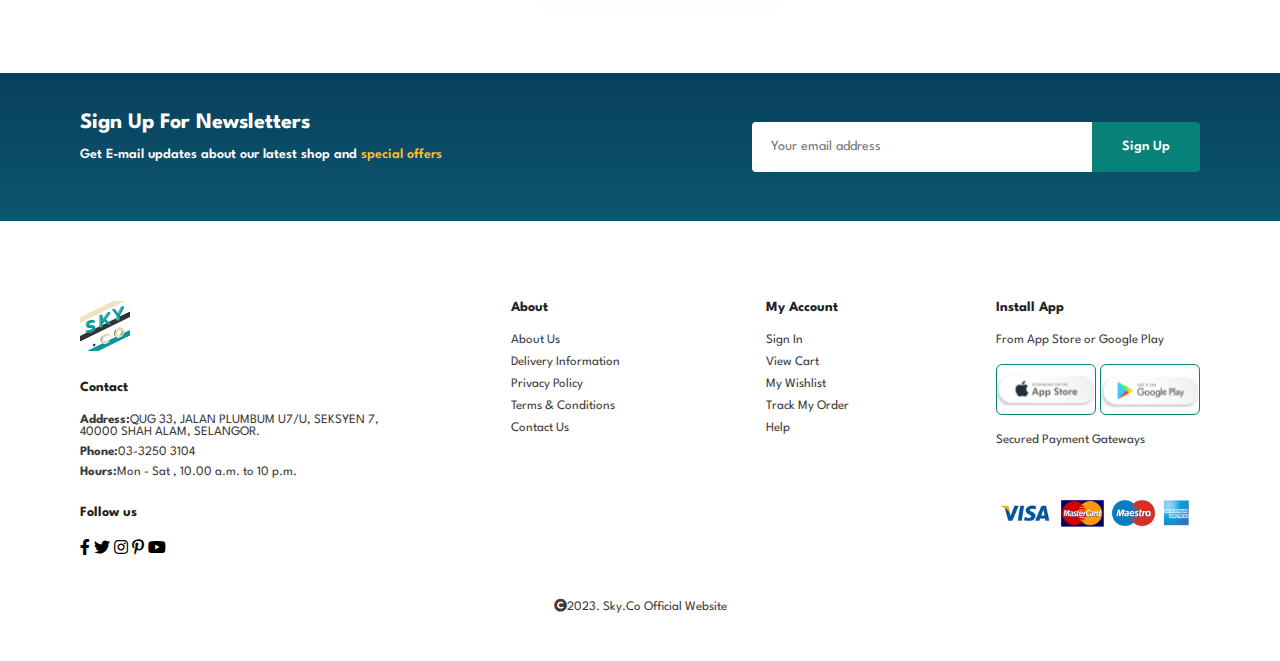
<file: shop.html>
<!DOCTYPE html>
<html lang="en">

<head>
    <meta charset="UTF-8">
    <meta http-equiv="X-UA-Compatible" content="IE=edge">
    <meta name="viewport" content="width=device-width, initial-scale=1.0">
    <title>Shop</title>
    <link rel="stylesheet" href="https://pro.fontawesome.com/releases/v5.10.0/css/all.css"/>
    <link rel="icon" type="image/x-icon" href="images/skylogo.png">
    <link rel="stylesheet" href="style.css">
</head>

<body>

<section id="header">
    <a href="#"><img src="images/skylogo.png" height="100" class="logo" alt="logo"></a>

    <div>
        <ul id="navbar">
            <li><a target="_parent" href="index.html">Home</a></li>
            <li><a target="_parent" class="active" href="shop.html">Shop</a></li>
            <li><a target="_parent" href="blog.html">Blog</a></li>
            <li><a target="_parent" href="about.html">About</a></li>
            <li><a target="_parent" href="contact.html">Contact</a></li>
            <li id="lg-bag"><a target="_blank" href="cart.html"><i class="far fa-shopping-bag"></i></a></li>
            <a href="#" id="close"><i class="far fa-time"></i></a>
        </ul>
    </div>
    <div id="mobile">
        <a href="cart.html"><i class="far fa-shopping-bag"></i></a>
        <i id="bar" class="fas fa-outdent"></i>
    </div>
</section>

<section id="page-header">
    <h2>Chill while shopping</h2>
    <p><b>Buy more, save more!</b></p>
</section>

<section id="product1" class="section-p1">
    <h2>Hoodies</h2>
    <div class="pro-container1">

        <div class="pro1" onclick="window.location.href='sproduct.html';">
        <img src="images/bkhoodie.png">
            <div class="des">
                <span>Printed logo</span>
                <h5>Black hoodie</h5>
                <div class="star">
                    <i class="fas fa-star"></i>
                    <i class="fas fa-star"></i>
                    <i class="fas fa-star"></i>
                    <i class="fas fa-star"></i>
                    <i class="fas fa-star"></i>
                </div>
                <h4>RM70</h4>
            </div>
            <a href="#"><i class="fal fa-shopping-cart cart"></i></a>
        </div>

        <div class="pro1">
            <img src="images/wthoodie.png">
                <div class="des">
                    <span>Printed logo</span>
                    <h5>White hoodie</h5>
                    <div class="star">
                        <i class="fas fa-star"></i>
                        <i class="fas fa-star"></i>
                        <i class="fas fa-star"></i>
                        <i class="fas fa-star"></i>
                        <i class="fas fa-star"></i>
                    </div>
                    <h4>RM60</h4>
                </div>
                <a href="#"><i class="fal fa-shopping-cart cart"></i></a>
            </div>

            <div class="pro1">
                <img src="images/blhoodie.png">
                    <div class="des">
                        <span>Printed logo</span>
                        <h5>Blue hoodie</h5>
                        <div class="star">
                            <i class="fas fa-star"></i>
                            <i class="fas fa-star"></i>
                            <i class="fas fa-star"></i>
                            <i class="fas fa-star"></i>
                            <i class="fas fa-star"></i>
                        </div>
                        <h4>RM60</h4>
                    </div>
                    <a href="#"><i class="fal fa-shopping-cart cart"></i></a>
                </div>

    </div>
</section>

<section id="product1" class="section-p1">
    <h2>Sweatshirts</h2>
    <div class="pro-container1">

        <div class="pro1">
        <img src="images/grsweat.png">
            <div class="des">
                <span>Embroidered logo</span>
                <h5>Grey sweatshirt</h5>
                <div class="star">
                    <i class="fas fa-star"></i>
                    <i class="fas fa-star"></i>
                    <i class="fas fa-star"></i>
                    <i class="fas fa-star"></i>
                    <i class="fas fa-star"></i>
                </div>
                <h4>RM40</h4>
            </div>
            <a href="#"><i class="fal fa-shopping-cart cart"></i></a>
        </div>

        <div class="pro1">
            <img src="images/wtsweat.png">
                <div class="des">
                    <span>Embroidered logo</span>
                    <h5>White sweatshirt</h5>
                    <div class="star">
                        <i class="fas fa-star"></i>
                        <i class="fas fa-star"></i>
                        <i class="fas fa-star"></i>
                        <i class="fas fa-star"></i>
                        <i class="fas fa-star"></i>
                    </div>
                    <h4>RM40</h4>
                </div>
                <a href="#"><i class="fal fa-shopping-cart cart"></i></a>
            </div>
</section>

<section id="product1" class="section-p1">
    <h2>T-shirts</h2>
    <div class="pro-container">

        <div class="pro">
        <img src="images/embk.png">
            <div class="des">
                <span>Embroidered logo</span>
                <h5>Black shirt</h5>
                <div class="star">
                    <i class="fas fa-star"></i>
                    <i class="fas fa-star"></i>
                    <i class="fas fa-star"></i>
                    <i class="fas fa-star"></i>
                    <i class="fas fa-star"></i>
                </div>
                <h4>RM55</h4>
            </div>
            <a href="#"><i class="fal fa-shopping-cart cart"></i></a>
        </div>

        <div class="pro">
            <img src="images/embl.png">
                <div class="des">
                    <span>Embroidered logo</span>
                    <h5>Blue shirt</h5>
                    <div class="star">
                        <i class="fas fa-star"></i>
                        <i class="fas fa-star"></i>
                        <i class="fas fa-star"></i>
                        <i class="fas fa-star"></i>
                        <i class="fas fa-star"></i>
                    </div>
                    <h4>RM55</h4>
                </div>
                <a href="#"><i class="fal fa-shopping-cart cart"></i></a>
            </div>
        
        <div class="pro">
            <img src="images/prgr.png">
                <div class="des">
                    <span>Printed logo</span>
                    <h5>Grey shirt</h5>
                    <div class="star">
                        <i class="fas fa-star"></i>
                        <i class="fas fa-star"></i>
                        <i class="fas fa-star"></i>
                        <i class="fas fa-star"></i>
                        <i class="fas fa-star"></i>
                    </div>
                    <h4>RM45</h4>
                </div>
                <a href="#"><i class="fal fa-shopping-cart cart"></i></a>
            </div>

        <div class="pro">
            <img src="images/prwt.png">
                <div class="des">
                    <span>Printed logo</span>
                    <h5>White shirt</h5>
                    <div class="star">
                        <i class="fas fa-star"></i>
                        <i class="fas fa-star"></i>
                        <i class="fas fa-star"></i>
                        <i class="fas fa-star"></i>
                        <i class="fas fa-star"></i>
                    </div>
                    <h4>RM45</h4>
                </div>
                <a href="#"><i class="fal fa-shopping-cart cart"></i></a>
            </div>
</section>

<section id="product1" class="section-p1">
    <h2>Pants</h2>
    <div class="pro-container1">

        <div class="pro1">
        <img src="images/cargobl.png">
            <div class="des">
                <span>Printed logo</span>
                <h5>Black cargo pants</h5>
                <div class="star">
                    <i class="fas fa-star"></i>
                    <i class="fas fa-star"></i>
                    <i class="fas fa-star"></i>
                    <i class="fas fa-star"></i>
                    <i class="fas fa-star"></i>
                </div>
                <h4>RM60</h4>
            </div>
            <a href="#"><i class="fal fa-shopping-cart cart"></i></a>
        </div>

        <div class="pro1">
            <img src="images/cargogr.png">
                <div class="des">
                    <span>Printed logo</span>
                    <h5>Grey cargo pants</h5>
                    <div class="star">
                        <i class="fas fa-star"></i>
                        <i class="fas fa-star"></i>
                        <i class="fas fa-star"></i>
                        <i class="fas fa-star"></i>
                        <i class="fas fa-star"></i>
                    </div>
                    <h4>RM60</h4>
                </div>
                <a href="#"><i class="fal fa-shopping-cart cart"></i></a>
        </div>

        <div class="pro1">
            <img src="images/cargowt.png">
                <div class="des">
                    <span>Printed logo</span>
                    <h5>White cargo pants</h5>
                    <div class="star">
                        <i class="fas fa-star"></i>
                        <i class="fas fa-star"></i>
                        <i class="fas fa-star"></i>
                        <i class="fas fa-star"></i>
                        <i class="fas fa-star"></i>
                    </div>
                    <h4>RM60</h4>
                </div>
                <a href="#"><i class="fal fa-shopping-cart cart"></i></a>
        </div>

        <div class="pro1">
            <img src="images/bljog.png">
                <div class="des">
                    <span>Printed logo</span>
                    <h5>Black jogger pants</h5>
                    <div class="star">
                        <i class="fas fa-star"></i>
                        <i class="fas fa-star"></i>
                        <i class="fas fa-star"></i>
                        <i class="fas fa-star"></i>
                        <i class="fas fa-star"></i>
                    </div>
                    <h4>RM55</h4>
                </div>
                <a href="#"><i class="fal fa-shopping-cart cart"></i></a>
        </div>

        <div class="pro1">
            <img src="images/wtjog.png">
                <div class="des">
                    <span>Printed logo</span>
                    <h5>White jogger pants</h5>
                    <div class="star">
                        <i class="fas fa-star"></i>
                        <i class="fas fa-star"></i>
                        <i class="fas fa-star"></i>
                        <i class="fas fa-star"></i>
                        <i class="fas fa-star"></i>
                    </div>
                    <h4>RM55</h4>
                </div>
                <a href="#"><i class="fal fa-shopping-cart cart"></i></a>
        </div>   
</section>

<section id="newsletter" class="section-p1 section-m1">
    <div class="newstext">
        <h4>Sign Up For Newsletters</h4>
        <p>Get E-mail updates about our latest shop and <span>special offers</span></p>
    </div>
    <div class="form">
        <input type="text" placeholder="Your email address">
        <button class="normal">Sign Up</button>
    </div>
</section>

<footer class="section-p1">
    <div class="col">
        <img class="logo" src="images/skylogo.png" alt="">
        <h4>Contact</h4>
        <p><strong>Address:</strong>QUG 33, JALAN PLUMBUM U7/U, SEKSYEN 7,<br> 40000 SHAH ALAM, SELANGOR.</p>
        <p><strong>Phone:</strong>03-3250 3104</p>
        <p><strong>Hours:</strong>Mon - Sat , 10.00 a.m. to 10 p.m.</p>
        <div class="follow"></div>
            <h4>Follow us</h4>
            <div class="icon">
                <i class="fab fa-facebook-f"></i>
                <i class="fab fa-twitter"></i>
                <i class="fab fa-instagram"></i>
                <i class="fab fa-pinterest-p"></i>
                <i class="fab fa-youtube"></i>
            </div>
        </div>
    </div>

    <div class="col">
        <h4>About</h4>
        <a href="about.html">About Us</a>
        <a href="#">Delivery Information</a>
        <a href="#">Privacy Policy</a>
        <a href="#">Terms & Conditions</a>
        <a href="contact.html">Contact Us</a>
    </div>

    <div class="col">
        <h4>My Account</h4>
        <a href="#">Sign In</a>
        <a href="cart.html">View Cart</a>
        <a href="#">My Wishlist</a>
        <a href="#">Track My Order</a>
        <a href="#">Help</a>
    </div>

    <div class="col install">
        <h4>Install App</h4>
        <p>From App Store or Google Play</p>
        <div class="row">
            <img src="images/appstore.png" alt="" width="100px">
            <img src="images/googleplay.png" alt="" width="100px">
        </div>
        <p>Secured Payment Gateways</p>
        <img src="images/payment.png" alt="" width="200px">
    </div>

    <div class="copyright">
        <p><i class="fa fa-copyright"></i>2023. Sky.Co Official Website</p>
    </div>
</footer>

    <script src="script.js"></script>
</body>

</html>
</file>
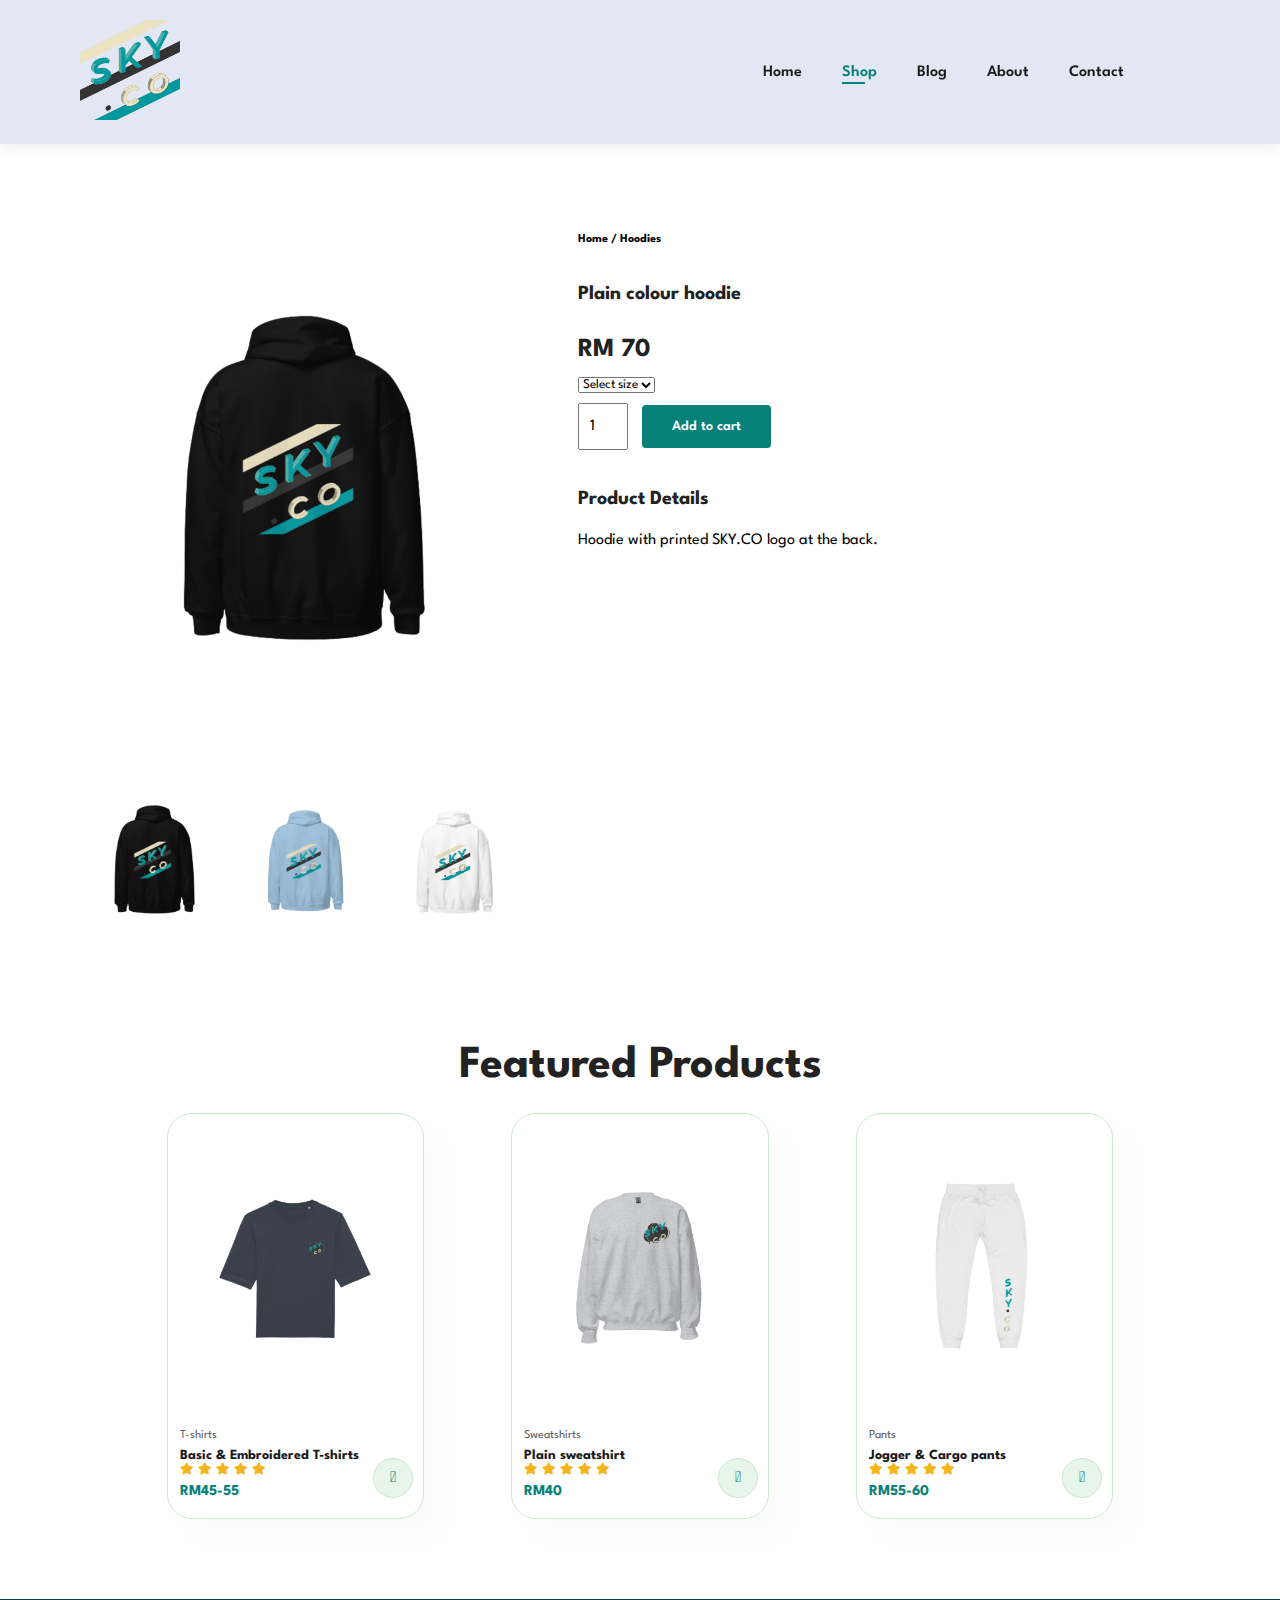
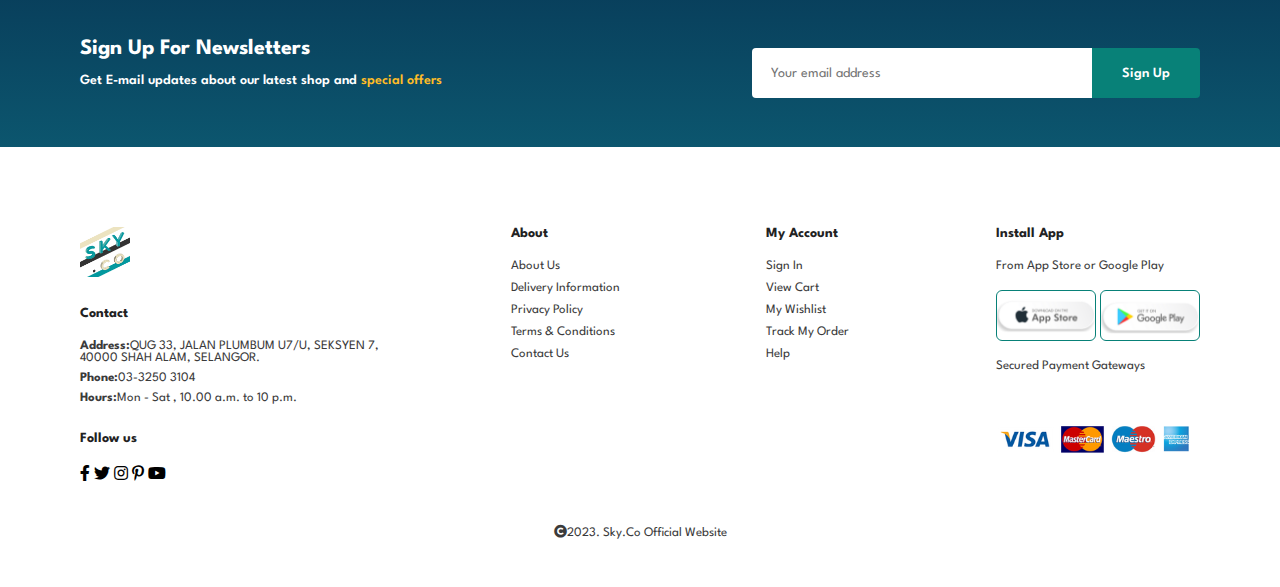
<file: sproduct.html>
<!DOCTYPE html>
<html lang="en">

<head>
    <meta charset="UTF-8">
    <meta http-equiv="X-UA-Compatible" content="IE=edge">
    <meta name="viewport" content="width=device-width, initial-scale=1.0">
    <title>SKY.CO</title>
    <link rel="stylesheet" href="https://pro.fontawesome.com/releases/v5.10.0/css/all.css"/>
    <link rel="icon" type="image/x-icon" href="images/skylogo.png">
    <link rel="stylesheet" href="style.css">
</head>

<body>

<section id="header">
    <a href="#"><img src="images/skylogo.png" height="100" class="logo" alt="logo"></a>

    <div>
        <ul id="navbar">
            <li><a target="_parent" href="index.html">Home</a></li>
            <li><a target="_parent" class="active" href="shop.html">Shop</a></li>
            <li><a target="_parent" href="blog.html">Blog</a></li>
            <li><a target="_parent" href="about.html">About</a></li>
            <li><a target="_parent" href="contact.html">Contact</a></li>
            <li id="lg-bag"><a target="_blank" href="cart.html"><i class="far fa-shopping-bag"></i></a></li>
            <a href="#" id="close"><i class="far fa-time"></i></a>
        </ul>
    </div>
    <div id="mobile">
        <a href="cart.html"><i class="far fa-shopping-bag"></i></a>
        <i id="bar" class="fas fa-outdent"></i>
    </div>
</section>

<section id="prodetails" class="section-p1">
    <div class="single-pro-image">
        <img src="images/bkhoodie.png" width="100%" id="mainimage" alt="">
        <div class="small-image-group">

            <div class="small-image-col">
                <img src="images/bkhoodie.png" width="100%" class="small-image" alt="">
            </div>
            <div class="small-image-col">
                <img src="images/blhoodie.png" width="100%" class="small-image" alt="">
            </div>
            <div class="small-image-col">
                <img src="images/wthoodie.png" width="100%" class="small-image" alt="">
            </div>
        </div>
    </div>

    <div class="single-pro-details">
        <h6>Home / Hoodies</h6>
        <h4>Plain colour hoodie</h4>
        <h2>RM 70</h2>
        <select>
            <option>Select size</option>
            <option>XL</option>
            <option>XXL</option>
            <option>L</option>
            <option>M</option>
            <option>S</option>
        </select>
        <input type="number" value="1">
        <button class="normal">Add to cart</button>
        <h4>Product Details</h4>
        <span>Hoodie with printed SKY.CO logo at the back.</span>
    </div>
</section>

<section id="product1" class="section-p1">
    <h2>Featured Products</h2>
    <div class="pro-container1">

        <div class="pro">
            <img src="images/embl.png">
                <div class="des">
                    <span>T-shirts</span>
                    <h5>Basic & Embroidered T-shirts</h5>
                    <div class="star">
                        <i class="fas fa-star"></i>
                        <i class="fas fa-star"></i>
                        <i class="fas fa-star"></i>
                        <i class="fas fa-star"></i>
                        <i class="fas fa-star"></i>
                    </div>
                    <h4>RM45-55</h4>
                </div>
                <a href="#"><i class="fal fa-shopping-cart cart"></i></a>
            </div>

            <div class="pro">
                <img src="images/grsweat.png">
                    <div class="des">
                        <span>Sweatshirts</span>
                        <h5>Plain sweatshirt</h5>
                        <div class="star">
                            <i class="fas fa-star"></i>
                            <i class="fas fa-star"></i>
                            <i class="fas fa-star"></i>
                            <i class="fas fa-star"></i>
                            <i class="fas fa-star"></i>
                        </div>
                        <h4>RM40</h4>
                    </div>
                    <a href="#"><i class="fal fa-shopping-cart cart"></i></a>
                </div>

                <div class="pro">
                    <img src="images/wtjog.png">
                        <div class="des">
                            <span>Pants</span>
                            <h5>Jogger & Cargo pants</h5>
                            <div class="star">
                                <i class="fas fa-star"></i>
                                <i class="fas fa-star"></i>
                                <i class="fas fa-star"></i>
                                <i class="fas fa-star"></i>
                                <i class="fas fa-star"></i>
                            </div>
                            <h4>RM55-60</h4>
                        </div>
                        <a href="#"><i class="fal fa-shopping-cart cart"></i></a>
                    </div>

    </div>
</section>

<section id="newsletter" class="section-p1 section-m1">
    <div class="newstext">
        <h4>Sign Up For Newsletters</h4>
        <p>Get E-mail updates about our latest shop and <span>special offers</span></p>
    </div>
    <div class="form">
        <input type="text" placeholder="Your email address">
        <button class="normal">Sign Up</button>
    </div>
</section>

<footer class="section-p1">
    <div class="col">
        <img class="logo" src="images/skylogo.png" alt="">
        <h4>Contact</h4>
        <p><strong>Address:</strong>QUG 33, JALAN PLUMBUM U7/U, SEKSYEN 7,<br> 40000 SHAH ALAM, SELANGOR.</p>
        <p><strong>Phone:</strong>03-3250 3104</p>
        <p><strong>Hours:</strong>Mon - Sat , 10.00 a.m. to 10 p.m.</p>
        <div class="follow"></div>
            <h4>Follow us</h4>
            <div class="icon">
                <i class="fab fa-facebook-f"></i>
                <i class="fab fa-twitter"></i>
                <i class="fab fa-instagram"></i>
                <i class="fab fa-pinterest-p"></i>
                <i class="fab fa-youtube"></i>
            </div>
        </div>
    </div>

    <div class="col">
        <h4>About</h4>
        <a href="about.html">About Us</a>
        <a href="#">Delivery Information</a>
        <a href="#">Privacy Policy</a>
        <a href="#">Terms & Conditions</a>
        <a href="contact.html">Contact Us</a>
    </div>

    <div class="col">
        <h4>My Account</h4>
        <a href="#">Sign In</a>
        <a href="cart.html">View Cart</a>
        <a href="#">My Wishlist</a>
        <a href="#">Track My Order</a>
        <a href="#">Help</a>
    </div>

    <div class="col install">
        <h4>Install App</h4>
        <p>From App Store or Google Play</p>
        <div class="row">
            <img src="images/appstore.png" alt="" width="100px">
            <img src="images/googleplay.png" alt="" width="100px">
        </div>
        <p>Secured Payment Gateways</p>
        <img src="images/payment.png" alt="" width="200px">
    </div>

    <div class="copyright">
        <p><i class="fa fa-copyright"></i>2023. Sky.Co Official Website</p>
    </div>
</footer>

    <script>
        var mainimage = document.getElementById("mainimage")
        var smallimg = document.getElementsByClassName("small-image")

        smallimg[0].onclick = function(){
            mainimage.src = smallimg[0].src;
        }

        smallimg[1].onclick = function(){
            mainimage.src = smallimg[1].src;
        }

        smallimg[2].onclick = function(){
            mainimage.src = smallimg[2].src;
        }
    </script>

    <script src="script.js"></script>
</body>

</html>
</file>
<file: style.css>
@import url('https://fonts.googleapis.com/css2?family=Spartan:wght@100;200;300;400;500;600;700;800;900&display=swap');
* {
    margin: 0;
    padding: 0;
    box-sizing: border-box;
    font-family: 'Spartan', sans-serif;
}

h1 {
    font-size: 50px;
    line-height: 64px;
    color: #222;
}

h2 {
    font-size: 46px;
    line-height: 54px;
    color: #222;
}

h4 {
    font-size: 20px;
    color: #222;
}

h6 {
    font-weight: 700;
    font-size: 12px;
}

p {
    font-size: 16px;
    color: #465b52;
    margin: 15px 0 20px 0;
}

.section-p1 {
    padding: 40px 80px;
}

.section-m1 {
    margin: 40px 0;
}

button.normal{
    font-size: 14px;
    font-weight: 600;
    padding: 15px 30px;
    color: #000;
    background-color: #fff;
    border-radius: 4px;
    cursor: pointer;
    border: none;
    outline: none;
    transition: 0.2s;
}

body {
    width: 100%;
}

/* Header Start */

#header{
    display: flex;
    align-items: center;
    justify-content: space-between;
    padding: 20px 80px;
    background: #E3E6F3;
    box-shadow: 0 5px 15px rgba(0, 0, 0, 0.06);
    z-index: 999;
    position: sticky;
    top: 0;
    left: 0;
}

#navbar{
    display: flex;
    align-items: center;
    justify-content: center;
}

#navbar li{
    list-style: none;
    padding: 0 20px;
    position: relative;
}

#navbar li a{
    text-decoration: none;
    font-size: 16px;
    font-weight: 600;
    color: #1a1a1a;
    transition: 0.3s ease;
}

#navbar li a:hover,
#navbar li a.active {
    color: #088178;
}

#navbar li a.active::after,
#navbar li a:hover::after{
    content: "";
    width: 30%;
    height: 2px;
    background: #088178;
    position: absolute;
    bottom: -4px;
    left: 20px;
}

#mobile{
    display: none;
    align-items: center;
}

#close{
    display: none;
}

/* Home page */
#hero{
    background-image: url("images/homebg.jpg");
    height: 90vh;
    width: 100%;
    background-size: cover;
    background-position: top 75% right 0;
    padding: 0 80px;
    display: flex;
    flex-direction: column;
    align-items: flex-start;
    justify-content: center;
}

#hero h4{
    padding-bottom: 15px;
}

#hero h1{
    color: #088178;
}

#hero button{
    background-image: url("images/cloudbutton.png");
    background-color: transparent;
    color: #088178;
    border: 0;
    padding: 14px 70px 14px 65px;
    background-repeat: no-repeat;
    cursor: pointer;
    font-weight: 700;
    font-size: 15px;
    background-size: 45%;
    background-position: center;
}

#feature{
    display: flex;
    align-items: center;
    justify-content: space-between;
    flex-wrap: wrap;
}

#feature .fe-box{
    width: 180px;
    text-align: center;
    padding: 25px 15px;
    box-shadow: 20px 20px 34px rgba(0, 0, 0, 0.03);
    border: 2px solid #cce7d0;
    border-radius: 4px;
    margin: 15px 0;
}

#feature .fe-box:hover{
    box-shadow: 30px 30px 54px rgba(70, 62, 221, 0.1);
}

#product1{
    text-align: center;
}

#product1 .pro-container{
    display: flex;
    justify-content: space-between;
    padding-top: 20px;
    flex-wrap: wrap;
}

#product1 .pro{
    width: 23%;
    min-width: 250px;
    padding: 10px 12px;
    border: 1px solid #cce7d0;
    border-radius: 25px;
    cursor: pointer;
    box-shadow: 20px 20px 30px rgba(0, 0, 0, 0.02);
    transition: 0.2s ease;
    position: relative;
}

#product1 .pro:hover{
    box-shadow: 20px 20px 30px rgba(0, 0, 0, 0.06);
}

#product1 .pro img{
    width: 100%;
    border-radius: 20px;
}

#product1 .pro .des{
    text-align: start;
    padding: 10px 0;
}

#product1 .pro .des span{
    color: #606063;
    font-size: 12px;
}

#product1 .pro .des h5{
    padding-top: 7px;
    color: #1a1a1a;
    font-size: 14px;
}

#product1 .pro .des i{
    font-size: 12px;
    color: rgb(243, 181,25);
}

#product1 .pro .des h4{
    padding-top: 7px;
    font-size: 15px;
    font-weight: 700;
    color: #088178;
}

#product1 .pro .cart{
    width: 40px;
    height: 40px;
    line-height: 40px;
    border-radius: 50px;
    background-color: #e8f6ea;
    font-weight: 500;
    color: #088178;
    border: 1px solid #cce7d0;
    position: absolute;
    bottom: 20px;
    right: 10px;
}

#banner{
    display: flex;
    flex-direction: column;
    justify-content: center;
    align-items: center;
    text-align: center;
    background-image: url("images/aesthetic.gif");
    width: 100%;
    height: 40vh;
    background-size: cover;
    background-position: center;
}

#banner h4{
    font-size: 16px;
}

#banner h2{
    font-size: 30px;
    padding: 10p 0;
}

#banner h2 span{
    color: #ef3636;
}

#banner button:hover{
    background: #088178;
    color: #fff;
}

/* Shop page */
#page-header{
    background-image: url("images/shoppageheader.gif");
    width: 100%;
    height: 40vh;
    background-size: cover;
    display: flex;
    justify-content: center;
    text-align: center;
    flex-direction: column;
    background-position: center;
    padding: 14px;
}

#page-header h2,
#page-header p{
    color: #fff;
}

#product1 .pro-container1{
    display: flex;
    justify-content: space-evenly;
    align-items: center;
    padding-top: 20px;
    flex-wrap: wrap;
}

#product1 .pro1{
    width: 23%;
    min-width: 250px;
    padding: 10px 12px;
    border: 1px solid #cce7d0;
    border-radius: 25px;
    cursor: pointer;
    box-shadow: 20px 20px 30px rgba(0, 0, 0, 0.02);
    transition: 0.2s ease;
    position: relative;
    margin: 10px;
}

#product1 .pro1:hover{
    box-shadow: 20px 20px 30px rgba(0, 0, 0, 0.06);
}

#product1 .pro1 img{
    width: 100%;
    border-radius: 20px;
}

#product1 .pro1 .des{
    text-align: start;
    padding: 10px 0;
}

#product1 .pro1 .des span{
    color: #606063;
    font-size: 12px;
}

#product1 .pro1 .des h5{
    padding-top: 7px;
    color: #1a1a1a;
    font-size: 14px;
}

#product1 .pro1 .des i{
    font-size: 12px;
    color: rgb(243, 181,25);
}

#product1 .pro1 .des h4{
    padding-top: 7px;
    font-size: 15px;
    font-weight: 700;
    color: #088178;
}

#product1 .pro1 .cart{
    width: 40px;
    height: 40px;
    line-height: 40px;
    border-radius: 50px;
    background-color: #e8f6ea;
    font-weight: 500;
    color: #088178;
    border: 1px solid #cce7d0;
    position: absolute;
    bottom: 20px;
    right: 10px;
}

/* Blog page */
#page-header.blog-header{
    background-image: url("images/awan_blog.jpg");
}

#blog{
    padding: 150px 150px 0 150px;
}

#blog .blog-box{
    display: flex;
    align-items: center;
    width: 100%;
    position: relative;
    padding-bottom: 90px;
}

#blog .blog-img{
    width: 50%;
    margin-right: 40px;
}

#blog img{
    width: 100%;
    height: 100%;
    object-fit: cover;
}

#blog .blog-details{
    width: 50%;
}
  
#blog .blog-box h1{
    position: absolute; 
    top: -55px;
    left: 0;
    font-size: 50px;
    font-weight: 700;
    color: #c9cbce;
    z-index: -9;
}

/* About page */
#page-header.about-header{
    background-image: url("images/awan.jpg");
}

#about-head{
    display: flex;
    align-items: center;
}

#about-head img{
    width: 35%;
    height: auto;
}

#about-head div{
    padding-left: 40px;
    font-size: 20px;
    text-align: justify;
}

#about-app{
    text-align: center;
    font-size: 30px;
}

#about-app .video{
    width: 70%;
    height: 100%;
    margin: 30px auto 0 auto;
}

#about-app .video video{
    width: 100%;
    height: 100%;
    border-radius: 20px;
}

/*Single product*/
#prodetails{
    display: flex;
    margin-top: 20px;
}

#prodetails .single-pro-image{
    width: 40%;
    margin-right: 50px;
}

.small-image-group{
    display: flex;
    justify-content: space-between;
}

#prodetails .single-pro-details{
    width: 50%;
    padding-top: 30px;
}

#prodetails .single-pro-details h4{
    padding: 40px 0 20px 0;
}

#prodetails .single-pro-details h2{
    font-size: 26px;
}

#prodetails .single-pro-details select{
    display: block;
    padding: 5 px 10px;
    margin-bottom: 10px
}

#prodetails .single-pro-details input{
    width: 50px;
    height: 47px;
    padding-left: 10px;
    font-size: 16px;
    margin-right: 10px
}

#prodetails .single-pro-details input:focus{
    outline: none;
}

#prodetails .single-pro-details button{
    background-color: #088178;
    color: #fff;
}

#prodetails .single-pro-details span{
    line-height: 25px;
}

/* CONTACT COVER HEADER */

.pageheader{
    height: 30vh;
    width: 100%;
    background-image: linear-gradient(rgba(4,9,30,0.7),#04091e31), url("images/header.webp");
    background-position: center;
    background-size: cover;
    text-align: center;
}

.pageheader h2{
    color: #fff;
}

.pageheader h2{
    padding-top: 60px;
}

.pageheader p{
    font-size: 16px;
    color: #fff;
}

.details p{
    color: #1a1a1a;
}

/* CONTACT DETAILS */

#contact-details{
    display: flex;
    align-items: center;
    justify-content: space-between;
}

#contact-details .details{
    width: 40%;
}

#contact-details .details span,
#form-details form span{
    font-size: 12px;
}

#contact-details .details h2,
#form-details form h2{
    font-size: 26px;
    line-height: 35px;
    padding: 40px 0;
}

#contact-details .details h3{
    font-size: 16px;
    padding-bottom: 15px;
}

#contact-details .details li{
    list-style: none;
    display: flex;
    padding: 10px 0;
}

#contact-details .details li i{
    font-size: 14px;
    padding-right: 22px;
}

#contact-details .details li p{
    margin: 0;
    font-size: 14px;
}

#contact-details .map{
    width: 55%;
    height: 400px;
}

#contact-details .map iframe{
    width: 100%;
    height: 100%;
}

/* FORM FEEDBACK CUSTOMER */

#form-details{
    display: flex;
    justify-content: space-between;
    margin: 30px;
    padding: 80px;
    border: 1px solid #e1e1e1;
}

#form-details form{
    width: 55%;
    display: flex;
    flex-direction: column;
    align-items: flex-start;
}

#form-details form input,
#form-details form textarea{
    width: 100%;
    padding: 12px 15px;
    outline: none;
    margin-bottom: 20px;
    border: 1px solid #e1e1e1;
}

#form-details form button{
    background-color: #088178;
    color: #fff;
}

#form-details .people div{
    padding-bottom: 25px;
    display: flex;
    align-items: flex-start;
}

#form-details .people div img{
    width: 65px;
    height: 65px;
    object-fit: cover;
    margin-right: 15px;
}

#form-details .people div p{
    margin: 0;
    font-size: 13px;
    line-height: 25px;
    color: #222;
}

#form-details .people div span{
    display: block;
    font-size: 16px;
    font-weight: 600;
    color: #000;
}

/*Cart page*/

#cart{
    overflow-x: auto;
}

#cart table{
    width: 100%;
    border-collapse: collapse;
    table-layout: fixed;
    white-space: nowrap;
}

#cart table img{
    width: 70px;
}

#cart table td:nth-child(1){
    width: 100px;
    text-align: center;
}

#cart table td:nth-child(2){
    width: 150px;
    text-align: center;
}

#cart table td:nth-child(3){
    width: 250px;
    text-align: center;
}

#cart table td:nth-child(4),
#cart table td:nth-child(5),
#cart table td:nth-child(6){
    width: 150px;
    text-align: center;
}

#cart table td:nth-child(5) input{
    width: 70px;
    padding: 10px 5px 10px 15px;
}

#cart table thead{
    border: 1px solid #e2e9e1;
    border-left: none;
    border-right: none;
}

#cart table thead td{
    font-weight: 700;
    text-transform: uppercase;
    font-size: 13px;
    padding: 18px 0;
}

#cart table tbody tr td{
    padding-top: 15px;
}

#cart table tbody td{
    font-size: 13px;
}

#cart-add{
    display: flex;
    flex-wrap: wrap;
    justify-content: space-between;
}

#coupon{
    width: 50%;
    margin-bottom: 30px;
}

#coupon h3,
#subtotal h3{
    padding-bottom: 15px;
}

#coupon input{
    padding: 10px 20px;
    outline: none;
    width: 60%;
    margin-right: 10px;
    border: 1px solid #e2e9e1;
}

#coupon button,
#subtotal button {
    background-color: #088178;
    color: #fff;
    padding: 12px 20px;
}

#subtotal {
    width: 50%;
    margin-bottom: 30px;
    border: 1px solid #e2e9e1;
    padding: 30px;
}

#subtotal table{
    border-collapse: collapse;
    width: 100%;
    margin-bottom: 20px;
}

#subtotal table td{
    width: 50%;
    border: 1px solid #e2e9e1;
    padding: 10px;
    font-size: 13px;
}

/*Newsletter*/

#newsletter {
    display: flex;
    justify-content: space-between;
    flex-wrap: wrap;
    align-items: center;
    background-image: linear-gradient(#10758663,#107486a6);
    background-repeat: no-repeat;
    background-position: cover;
    background-color: #041e42;
}

#newsletter h4{
    font-size: 22px;
    font-weight: 700;
    color: #fff;
}

#newsletter p{
    font-size: 14px;
    font-weight: 600;
    color: #fff;
}

#newsletter p span{
    color: #ffbd27;
}

#newsletter .form{
    display: flex;
    width: 40%;
}
#newsletter input{
    height: 3.125rem;
    padding: 0 1.25em;
    font-size: 14px;
    width: 100%;
    border: 1px solid transparent;
    border-radius: 4px;
    outline: none;
    border-top-right-radius: 0;
    border-bottom-right-radius: 0;
}

#newsletter button {
    background-color: #088178;
    color: #fff;
    white-space: nowrap;
    border-top-left-radius: 0;
    border-bottom-left-radius: 0;
}

/*Footer*/
.col p,
.copyright p{
    color: rgb(59, 59, 59);
}

footer{
    display: flex;
    flex-wrap: wrap;
    justify-content: space-between;
}

footer .col{
    display: flex;
    flex-direction: column;
    align-items: flex-start;
    margin-bottom: 20px;
}

footer .col a {
    text-decoration: none;
    color: rgb(59, 59, 59);
    margin-right: 15px;
    margin-bottom: 10px;
}

footer .logo{
    margin-bottom: 30px;
    width: 50px;
}

footer h4{
    font-size: 14px;
    padding-bottom: 20px;
}

footer p{
    font-size: 13px;
    margin: 0 0 8px 0;
}

footer a{
    font-size: 13px;
    text-decoration: none;
    color: #222;
    margin-bottom: 10px;
}

footer .follow{
    margin-top: 20px;
}

footer .follow i{
    color: #465b52;
    padding-right: 4px;
    cursor: pointer;
}

footer .install .row img{
    border: 1px solid #088178;
    border-radius: 6px;
}

footer .install img{
    margin: 10px 0 15px 0;
}

footer .follow i:hover,
footer a:hover{
    color: #088178;
}

footer .copyright{
    width: 100%;
    text-align: center;
}

/*Start Media Query*/
@media (max-width:790px) {
    .section-p1{
        padding: 40px 40px;
    }

    #navbar {
        display: flex;
        flex-direction: column;
        align-items: flex-start;
        justify-content: flex-start;
        position: fixed;
        top: 0;
        right: -300px;
        height: 100vh;
        width: 300px;
        background-color: #E3E6F3;
        box-shadow: 0 40px rgba(0, 0, 0, 0.1);
        padding: 80px 0 0 10px;
        transition: 0.3s;
    }

    #navbar.active{
        right: 0px;
    }

    #navbar li {
        margin-bottom: 25px;
    }

    #mobile{
        display: flex;
        align-items: center;
    }

    #mobile i{
        color: #1a1a1a;
        font-size: 24px;
        padding-left: 20px;
    }

    #close{
        display: initial;
        position: absolute;
        top: 30px;
        left: 30px;
        color: #222;
        font-size: 24px;
    }

    #lg-bag {
        display: none;
    }

    #hero{
        height: 70vh;
        padding: 0 80px;
        background-position: top 30% right 30%;
    }

    #feature{
        justify-content: center;
    }

    #feature .fe-box{
        margin: 15px 15px;
    }

    #product1 .pro-container{
        justify-content: center;
    }

    #product1 .pro{
        margin: 15px;
    }

    #banner{
        height: 20vh;
    }

    #newsletter .form{
        width: 100%;
    }

    /*Contact page */
    #form-details{
        padding: 40px;
    }

    #form-details form{
        width: 35%;
    }
}

@media (max-width: 477px){
    .section-p1{
        padding: 20px;
    }

    #header{
        padding: 10px 30px;
    }

    h1{
        font-size: 38px;
    }

    h2{
        font-size: 32px;
    }

    #hero{
        padding: 0 20px;
        background-position: 55%;
    }

    #feature{
        justify-content: center;
    }

    #feature .fe-box{
        width: 200px;
        margin: 0 0 15px 0;
    }

    #product1.pro{
        width: 100%;
    }

    #banner {
        height: 40vh;
    }

    #newsletter{
        padding: 40px 20px;
    }

    #newsletter .form{
        width: 100%;
    }

    #footer.copyright {
        text-align: start;
    }

    /*Single Product */
    #prodetails {
        display: flex;
        flex-direction: column;
    }

    #prodetails.single-pro-image {
        width: 100%;
        margin-right: 0px;
    }

    #prodetails.single-pro-details{
        width: 100%;
    }

    /*Cart page */
    #cart-add{
        flex-direction: column;
    }

    #coupon{
        width: 100%;
    }

    #subtotal{
        width: 100%;
        padding: 20px;
    }

    /*Blog page */
    #blog{
        padding: 100px 20px 0 20px;
    }

    #blog .blog-box{
        display: flex;
        flex-direction: column;
        align-items: flex-start;
    }

    #blog .blog-img{
        width: 100%;
        margin-right: 0px;
        margin-bottom: 30px;
    }

    #blog .blog-details{
        width: 100%;
    }

    /*About page */
    #about-head {
        flex-direction: column;
    }

    #about-head img{
        width: 100%;
        margin-bottom: 20px;
    }

    #about-head div{
        padding-left: 0px;
    }

    #about-head .video{
        width: 100%;
    }

    /*Contact page*/
    #contact-details {
        flex-direction: column;
    }

    #contact-details .details{
        width: 100%;
        margin-bottom: 30px;
    }

    #contact-details .map{
        width: 100%;
    }

    #form-details{
        margin: 10px;
        padding: 30px 10px;
        flex-wrap: wrap;
    }

    #form-details form{
        width: 100%;
        margin-bottom: 30px;
    }
}
</file>
